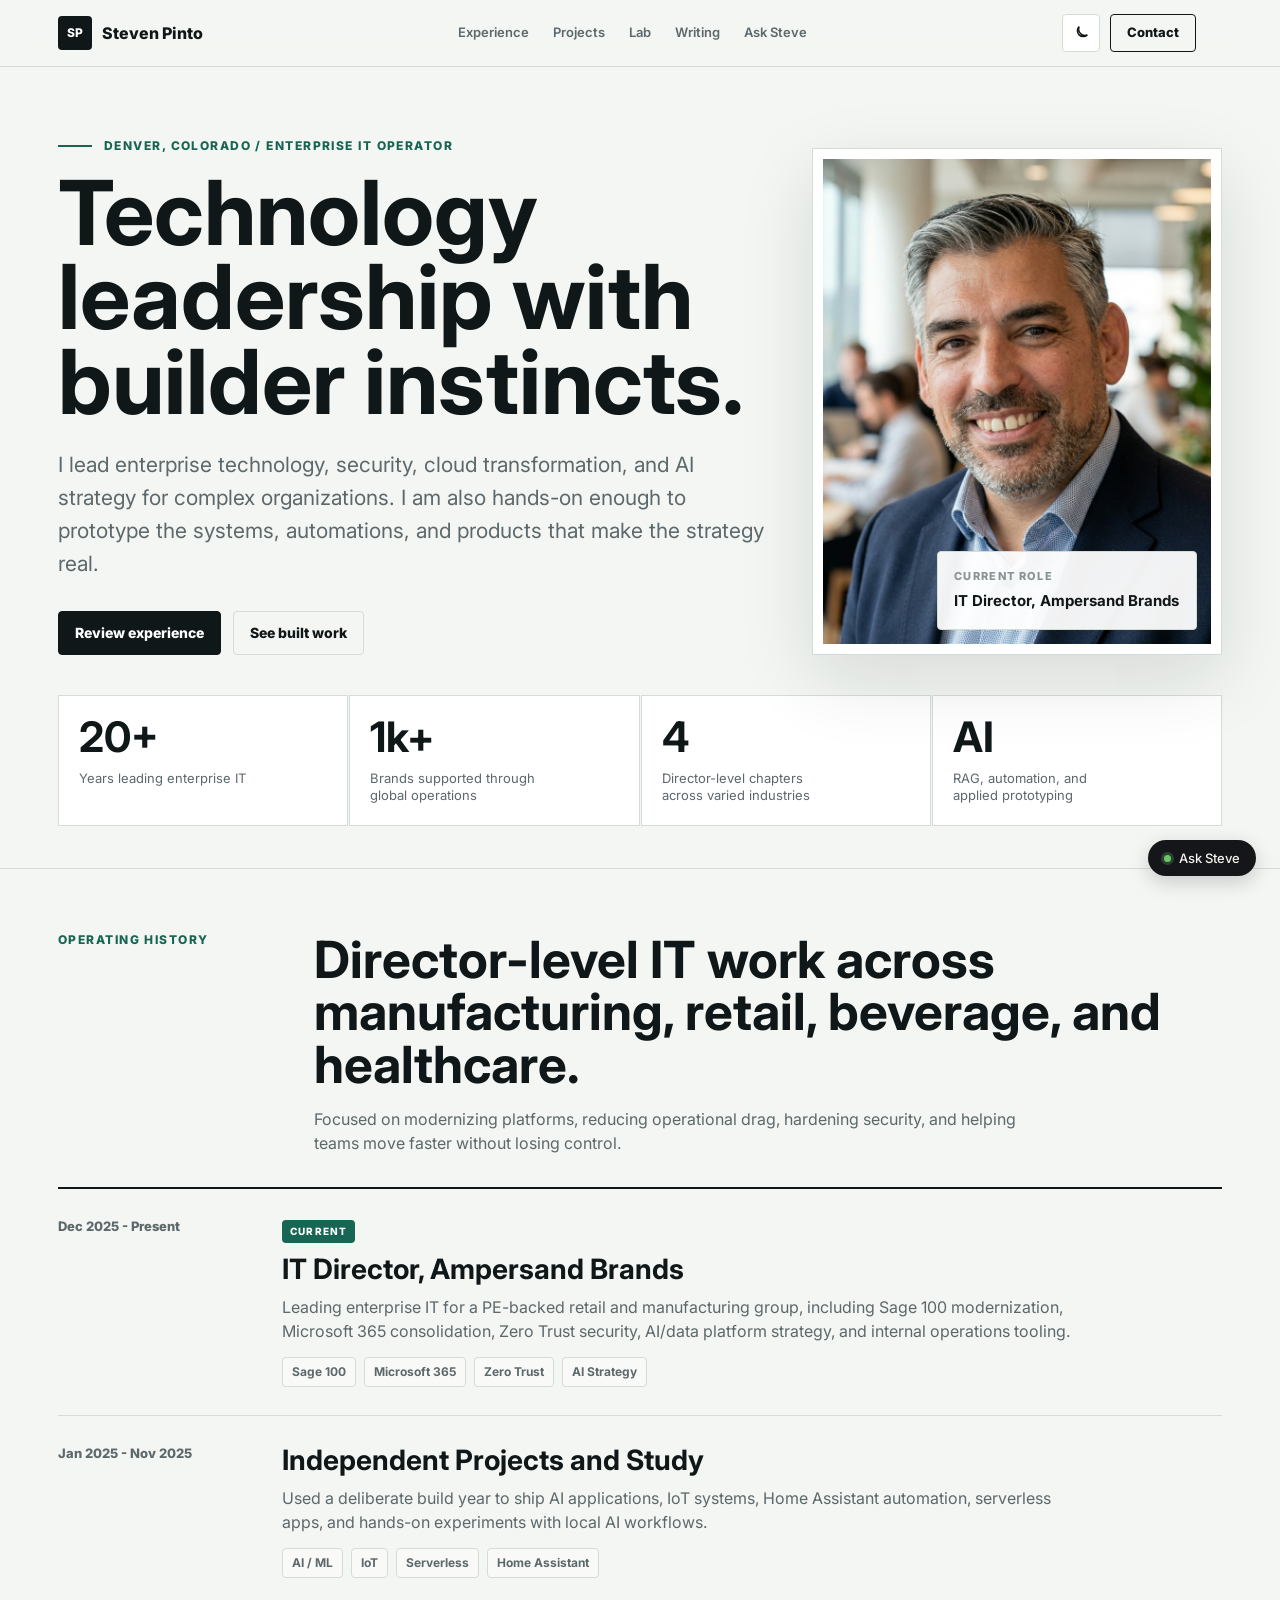
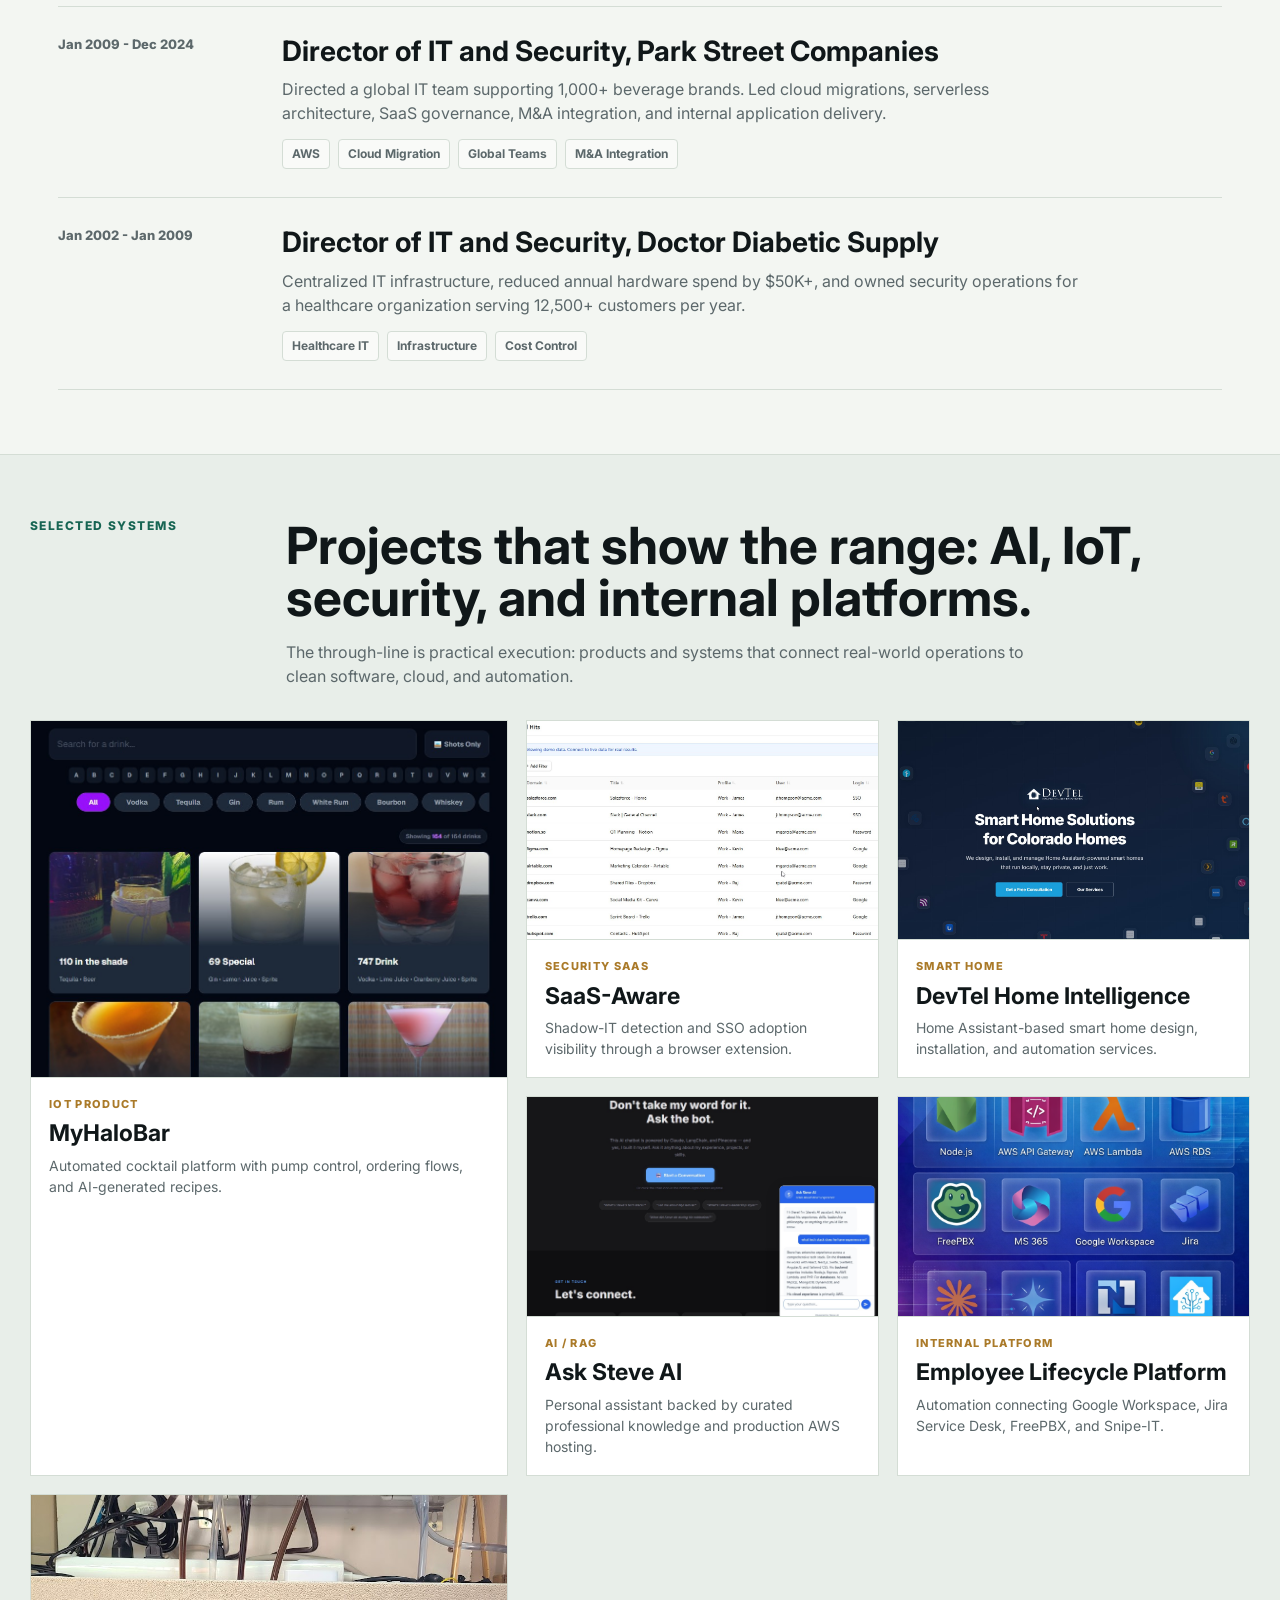
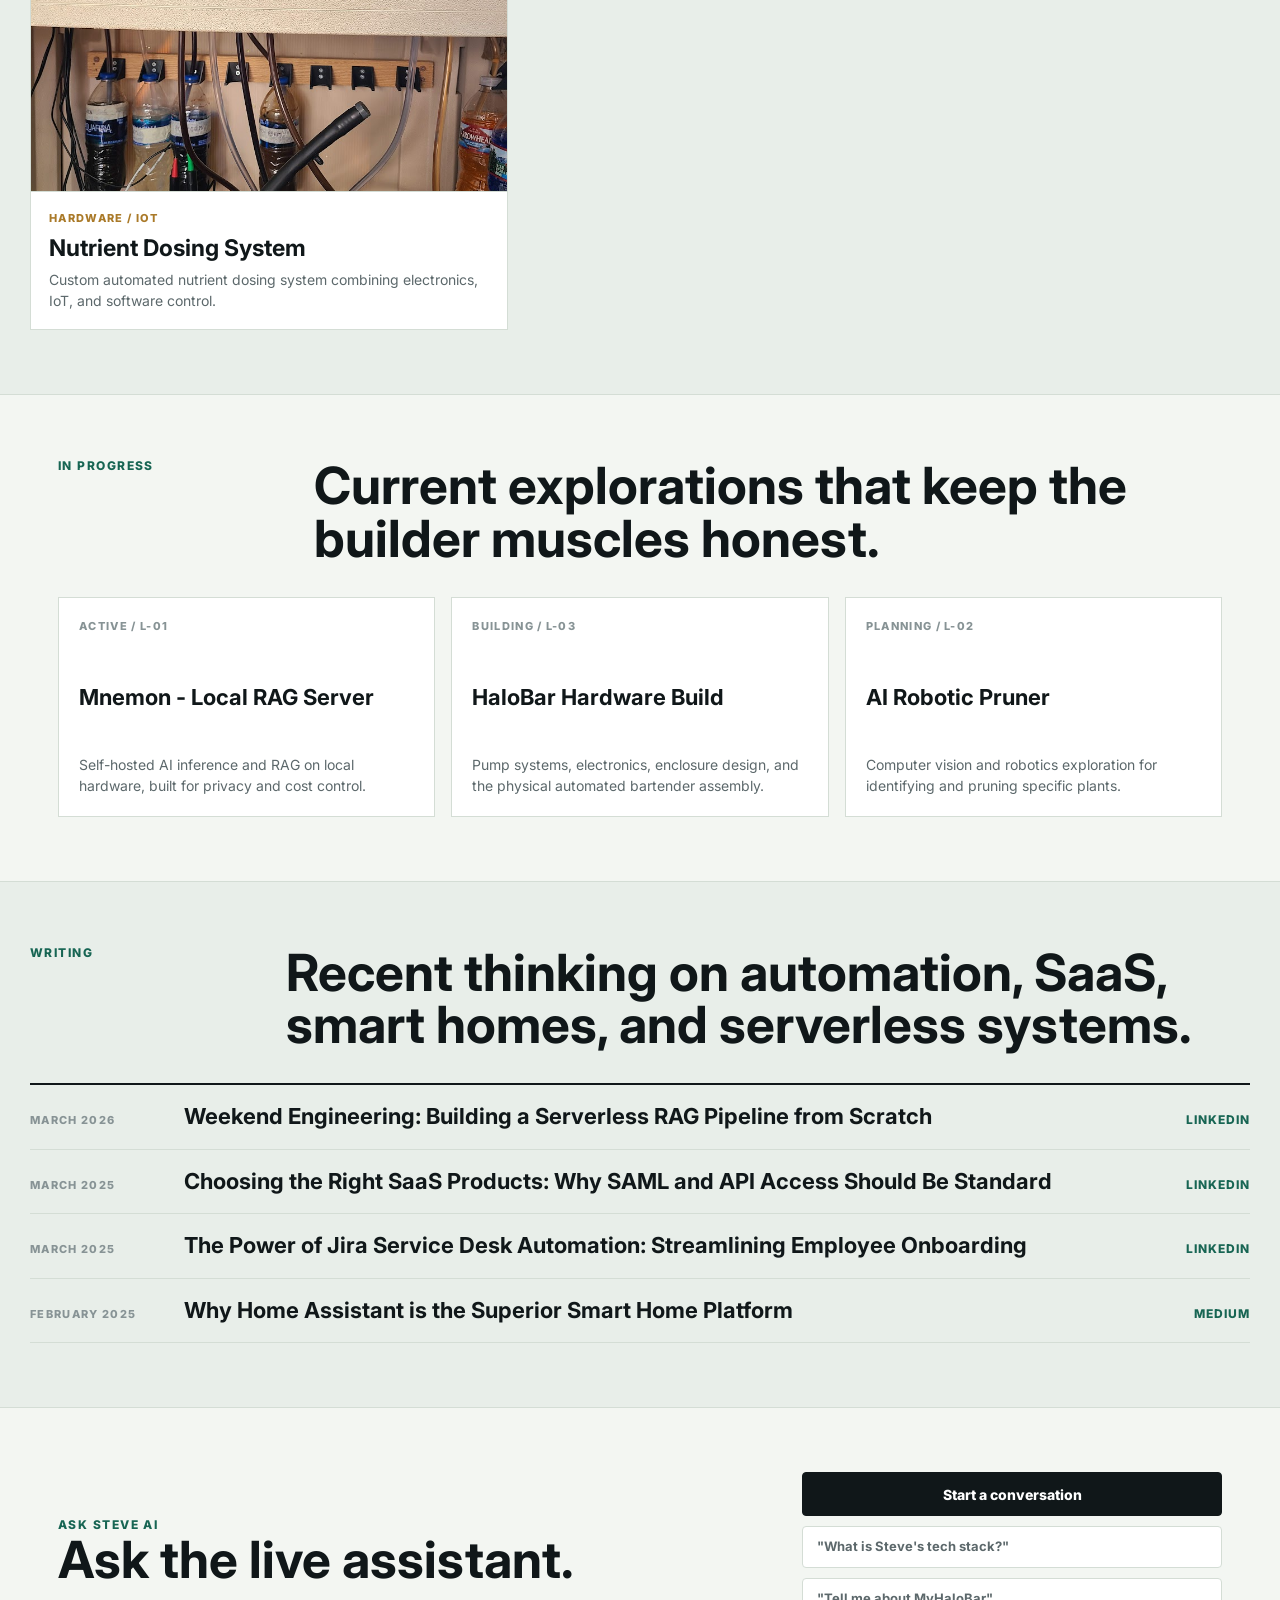
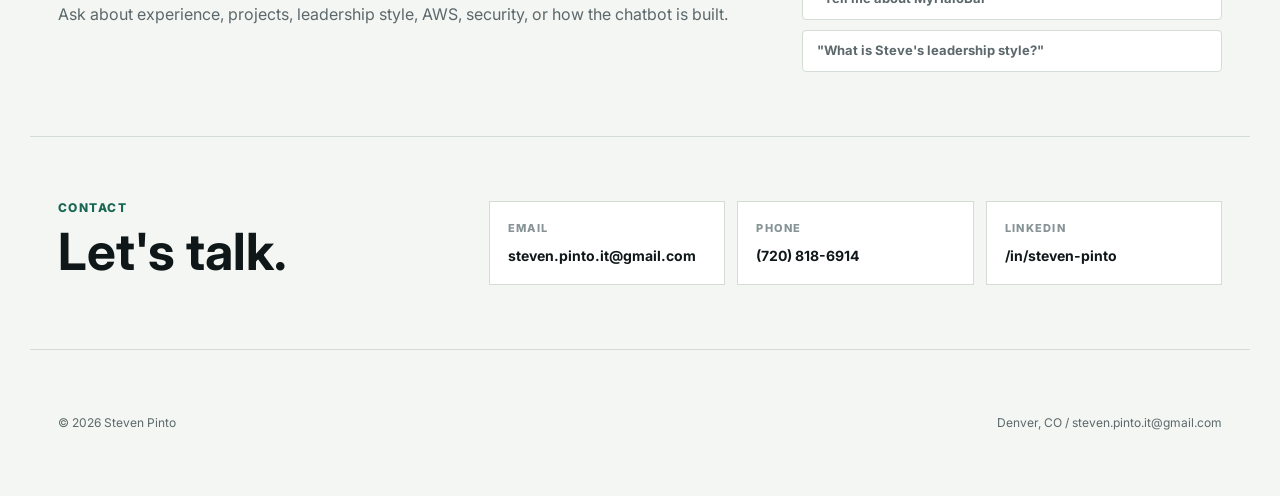
<file: index.html>
<!DOCTYPE html>
<html lang="en">
<head>
  <meta charset="UTF-8">
  <meta name="viewport" content="width=device-width, initial-scale=1.0">
  <title>Steven Pinto - IT Director</title>
  <meta name="description" content="Steven Pinto is an IT Director with 20+ years leading enterprise technology, cloud, security, AI, and digital transformation.">
  <link rel="icon" type="image/x-icon" href="/favicon.ico">
  <link rel="canonical" href="https://stevenpinto.com/">

  <meta property="og:type" content="website">
  <meta property="og:url" content="https://stevenpinto.com/">
  <meta property="og:title" content="Steven Pinto - IT Director">
  <meta property="og:description" content="Technology leadership with builder instincts. Enterprise IT, security, cloud, AI, and digital transformation.">
  <meta property="og:image" content="https://stevenpinto.com/images/steve.jpg">
  <meta name="twitter:card" content="summary_large_image">
  <meta name="twitter:title" content="Steven Pinto - IT Director">
  <meta name="twitter:description" content="Technology leadership with builder instincts. Enterprise IT, security, cloud, AI, and digital transformation.">
  <meta name="twitter:image" content="https://stevenpinto.com/images/steve.jpg">

  <script type="application/ld+json">
  {
    "@context": "https://schema.org",
    "@type": "Person",
    "name": "Steven Pinto",
    "jobTitle": "IT Director",
    "url": "https://stevenpinto.com",
    "image": "https://stevenpinto.com/images/steve.jpg",
    "email": "steven.pinto.it@gmail.com",
    "telephone": "+17208186914",
    "sameAs": [
      "https://www.linkedin.com/in/steven-pinto-3714985",
      "https://x.com/StevenPinto11"
    ],
    "knowsAbout": ["Cloud Infrastructure", "Cybersecurity", "AI", "IoT", "Digital Transformation", "Enterprise IT"]
  }
  </script>

  <link rel="preconnect" href="https://fonts.googleapis.com">
  <link rel="preconnect" href="https://fonts.gstatic.com" crossorigin>
  <link href="https://fonts.googleapis.com/css2?family=Inter:wght@400;500;600;700;800&display=swap" rel="stylesheet">
  <link rel="stylesheet" href="css/executive.css">

  <script async src="https://www.googletagmanager.com/gtag/js?id=G-3H5ZRCRHN2"></script>
  <script>
    window.dataLayer = window.dataLayer || [];
    function gtag(){dataLayer.push(arguments);}
    gtag('js', new Date());
    gtag('config', 'G-3H5ZRCRHN2');
  </script>

  <script>
    (function(c,l,a,r,i,t,y){
      c[a]=c[a]||function(){(c[a].q=c[a].q||[]).push(arguments)};
      t=l.createElement(r);t.async=1;t.src="https://www.clarity.ms/tag/"+i;
      y=l.getElementsByTagName(r)[0];y.parentNode.insertBefore(t,y);
    })(window,document,"clarity","script","w2y8zv15h3");
  </script>
</head>
<body>
  <header class="site-header">
    <nav class="nav-shell" aria-label="Primary navigation">
      <a class="brand" href="#top" aria-label="Steven Pinto home">
        <span class="brand-mark">SP</span>
        <span>Steven Pinto</span>
      </a>
      <button class="nav-toggle" id="navToggle" aria-label="Open menu" aria-expanded="false">
        <span></span>
        <span></span>
        <span></span>
      </button>
      <div class="nav-links" id="navLinks">
        <a href="#experience">Experience</a>
        <a href="#projects">Projects</a>
        <a href="#lab">Lab</a>
        <a href="#writing">Writing</a>
        <a href="#asksteve">Ask Steve</a>
      </div>
      <div class="nav-actions">
        <button class="theme-toggle" id="themeToggle" type="button" aria-label="Switch theme">
          <svg class="icon-sun" aria-hidden="true" viewBox="0 0 24 24" fill="none" stroke="currentColor" stroke-width="2"><circle cx="12" cy="12" r="4"/><path d="M12 2v2M12 20v2M4.93 4.93l1.41 1.41M17.66 17.66l1.41 1.41M2 12h2M20 12h2M4.93 19.07l1.41-1.41M17.66 6.34l1.41-1.41"/></svg>
          <svg class="icon-moon" aria-hidden="true" viewBox="0 0 24 24" fill="none" stroke="currentColor" stroke-width="2"><path d="M20.5 14.5A8.5 8.5 0 0 1 9.5 3.5a7 7 0 1 0 11 11z"/></svg>
          <span class="theme-toggle-label visually-hidden">Dark mode</span>
        </button>
        <a class="nav-action" href="mailto:steven.pinto.it@gmail.com">Contact</a>
      </div>
    </nav>
  </header>

  <main id="top">
    <section class="hero">
      <div class="hero-grid">
        <div class="hero-copy">
          <p class="eyebrow">Denver, Colorado / Enterprise IT Operator</p>
          <h1>Technology leadership with builder instincts.</h1>
          <p class="hero-lede">
            I lead enterprise technology, security, cloud transformation, and AI strategy for complex organizations.
            I am also hands-on enough to prototype the systems, automations, and products that make the strategy real.
          </p>
          <div class="hero-actions">
            <a class="button button-primary" href="#experience">Review experience</a>
            <a class="button button-secondary" href="#projects">See built work</a>
          </div>
        </div>
        <aside class="hero-panel" aria-label="Steven Pinto profile">
          <img src="images/steve.jpg" alt="Steven Pinto">
          <div class="profile-card">
            <span>Current Role</span>
            <strong>IT Director, Ampersand Brands</strong>
          </div>
        </aside>
      </div>
      <div class="metric-strip" aria-label="Career highlights">
        <div class="metric"><strong>20+</strong><span>Years leading enterprise IT</span></div>
        <div class="metric"><strong>1k+</strong><span>Brands supported through global operations</span></div>
        <div class="metric"><strong>4</strong><span>Director-level chapters across varied industries</span></div>
        <div class="metric"><strong>AI</strong><span>RAG, automation, and applied prototyping</span></div>
      </div>
    </section>

    <section class="section" id="experience">
      <div class="section-head">
        <p class="section-label">Operating History</p>
        <div>
          <h2>Director-level IT work across manufacturing, retail, beverage, and healthcare.</h2>
          <p>Focused on modernizing platforms, reducing operational drag, hardening security, and helping teams move faster without losing control.</p>
        </div>
      </div>
      <div class="timeline">
        <article class="timeline-row">
          <time>Dec 2025 - Present</time>
          <div>
            <span class="status">Current</span>
            <h3>IT Director, Ampersand Brands</h3>
            <p>Leading enterprise IT for a PE-backed retail and manufacturing group, including Sage 100 modernization, Microsoft 365 consolidation, Zero Trust security, AI/data platform strategy, and internal operations tooling.</p>
            <div class="tags"><span>Sage 100</span><span>Microsoft 365</span><span>Zero Trust</span><span>AI Strategy</span></div>
          </div>
        </article>
        <article class="timeline-row">
          <time>Jan 2025 - Nov 2025</time>
          <div>
            <h3>Independent Projects and Study</h3>
            <p>Used a deliberate build year to ship AI applications, IoT systems, Home Assistant automation, serverless apps, and hands-on experiments with local AI workflows.</p>
            <div class="tags"><span>AI / ML</span><span>IoT</span><span>Serverless</span><span>Home Assistant</span></div>
          </div>
        </article>
        <article class="timeline-row">
          <time>Jan 2009 - Dec 2024</time>
          <div>
            <h3>Director of IT and Security, Park Street Companies</h3>
            <p>Directed a global IT team supporting 1,000+ beverage brands. Led cloud migrations, serverless architecture, SaaS governance, M&amp;A integration, and internal application delivery.</p>
            <div class="tags"><span>AWS</span><span>Cloud Migration</span><span>Global Teams</span><span>M&amp;A Integration</span></div>
          </div>
        </article>
        <article class="timeline-row">
          <time>Jan 2002 - Jan 2009</time>
          <div>
            <h3>Director of IT and Security, Doctor Diabetic Supply</h3>
            <p>Centralized IT infrastructure, reduced annual hardware spend by $50K+, and owned security operations for a healthcare organization serving 12,500+ customers per year.</p>
            <div class="tags"><span>Healthcare IT</span><span>Infrastructure</span><span>Cost Control</span></div>
          </div>
        </article>
      </div>
    </section>

    <section class="section section-alt" id="projects">
      <div class="section-head">
        <p class="section-label">Selected Systems</p>
        <div>
          <h2>Projects that show the range: AI, IoT, security, and internal platforms.</h2>
          <p>The through-line is practical execution: products and systems that connect real-world operations to clean software, cloud, and automation.</p>
        </div>
      </div>
      <div class="project-grid">
        <a class="project-card project-featured" href="https://myhalobar.com" target="_blank" rel="noopener">
          <img src="images/myhalobar.jpg" alt="MyHaloBar">
          <div><span>IoT Product</span><h3>MyHaloBar</h3><p>Automated cocktail platform with pump control, ordering flows, and AI-generated recipes.</p></div>
        </a>
        <a class="project-card" href="https://saas-aware.com/" target="_blank" rel="noopener">
          <img src="images/saas-aware.jpg" alt="SaaS-Aware">
          <div><span>Security SaaS</span><h3>SaaS-Aware</h3><p>Shadow-IT detection and SSO adoption visibility through a browser extension.</p></div>
        </a>
        <a class="project-card" href="https://www.devtel.com" target="_blank" rel="noopener">
          <img src="images/devtel.jpg" alt="DevTel Home Intelligence">
          <div><span>Smart Home</span><h3>DevTel Home Intelligence</h3><p>Home Assistant-based smart home design, installation, and automation services.</p></div>
        </a>
        <a class="project-card" href="#asksteve">
          <img src="images/asksteve.jpg" alt="Ask Steve AI">
          <div><span>AI / RAG</span><h3>Ask Steve AI</h3><p>Personal assistant backed by curated professional knowledge and production AWS hosting.</p></div>
        </a>
        <article class="project-card">
          <img src="images/integrations.jpg" alt="Employee Lifecycle Platform">
          <div><span>Internal Platform</span><h3>Employee Lifecycle Platform</h3><p>Automation connecting Google Workspace, Jira Service Desk, FreePBX, and Snipe-IT.</p></div>
        </article>
        <a class="project-card" href="https://photos.app.goo.gl/VBtYuYaXAKWdeMQP6" target="_blank" rel="noopener">
          <img src="images/nutrient-dosing.jpg" alt="Nutrient Dosing System">
          <div><span>Hardware / IoT</span><h3>Nutrient Dosing System</h3><p>Custom automated nutrient dosing system combining electronics, IoT, and software control.</p></div>
        </a>
      </div>
    </section>

    <section class="section" id="lab">
      <div class="section-head">
        <p class="section-label">In Progress</p>
        <div><h2>Current explorations that keep the builder muscles honest.</h2></div>
      </div>
      <div class="lab-grid">
        <a class="lab-item" href="lab/knowledge-base/index.html"><span>Active / L-01</span><h3>Mnemon - Local RAG Server</h3><p>Self-hosted AI inference and RAG on local hardware, built for privacy and cost control.</p></a>
        <a class="lab-item" href="lab/halobar-hardware/index.html"><span>Building / L-03</span><h3>HaloBar Hardware Build</h3><p>Pump systems, electronics, enclosure design, and the physical automated bartender assembly.</p></a>
        <a class="lab-item" href="lab/robotic-pruner/index.html"><span>Planning / L-02</span><h3>AI Robotic Pruner</h3><p>Computer vision and robotics exploration for identifying and pruning specific plants.</p></a>
      </div>
    </section>

    <section class="section section-alt" id="writing">
      <div class="section-head">
        <p class="section-label">Writing</p>
        <div><h2>Recent thinking on automation, SaaS, smart homes, and serverless systems.</h2></div>
      </div>
      <div class="writing-list">
        <a href="https://www.linkedin.com/pulse/weekend-engineering-building-serverless-rag-pipeline-from-pinto-0jtsc" target="_blank" rel="noopener"><span>March 2026</span><strong>Weekend Engineering: Building a Serverless RAG Pipeline from Scratch</strong><em>LinkedIn</em></a>
        <a href="https://www.linkedin.com/pulse/choosing-right-saas-products-why-saml-api-access-should-steven-pinto-qby1c/" target="_blank" rel="noopener"><span>March 2025</span><strong>Choosing the Right SaaS Products: Why SAML and API Access Should Be Standard</strong><em>LinkedIn</em></a>
        <a href="https://www.linkedin.com/pulse/power-jira-service-desk-automation-streamlining-employee-steven-pinto-ityzc" target="_blank" rel="noopener"><span>March 2025</span><strong>The Power of Jira Service Desk Automation: Streamlining Employee Onboarding</strong><em>LinkedIn</em></a>
        <a href="https://medium.com/@steven.pinto/why-home-assistant-is-the-superior-smart-home-platform-0eea779797b2" target="_blank" rel="noopener"><span>February 2025</span><strong>Why Home Assistant is the Superior Smart Home Platform</strong><em>Medium</em></a>
      </div>
    </section>

    <section class="ask-section" id="asksteve">
      <div>
        <p class="section-label">Ask Steve AI</p>
        <h2>Ask the live assistant.</h2>
        <p>Ask about experience, projects, leadership style, AWS, security, or how the chatbot is built.</p>
      </div>
      <div class="ask-actions">
        <button class="button button-primary" id="openChatbot">Start a conversation</button>
        <button class="prompt-chip" data-open-chat>"What is Steve's tech stack?"</button>
        <button class="prompt-chip" data-open-chat>"Tell me about MyHaloBar"</button>
        <button class="prompt-chip" data-open-chat>"What is Steve's leadership style?"</button>
      </div>
    </section>

    <section class="contact-section" id="contact">
      <div><p class="section-label">Contact</p><h2>Let's talk.</h2></div>
      <div class="contact-grid">
        <a href="mailto:steven.pinto.it@gmail.com"><span>Email</span><strong>steven.pinto.it@gmail.com</strong></a>
        <a href="tel:+17208186914"><span>Phone</span><strong>(720) 818-6914</strong></a>
        <a href="https://www.linkedin.com/in/steven-pinto-3714985" target="_blank" rel="noopener"><span>LinkedIn</span><strong>/in/steven-pinto</strong></a>
      </div>
    </section>
  </main>

  <footer class="footer">
    <span>&copy; 2026 Steven Pinto</span>
    <span>Denver, CO / steven.pinto.it@gmail.com</span>
  </footer>

  <script src="js/steve-ai-widget.js?v=20260808-2"></script>
  <steve-ai-widget id="ask" mode="public" api-url="https://aqjiq7s2t8.execute-api.us-east-1.amazonaws.com"></steve-ai-widget>
  <script src="js/executive.js"></script>
</body>
</html>
</file>
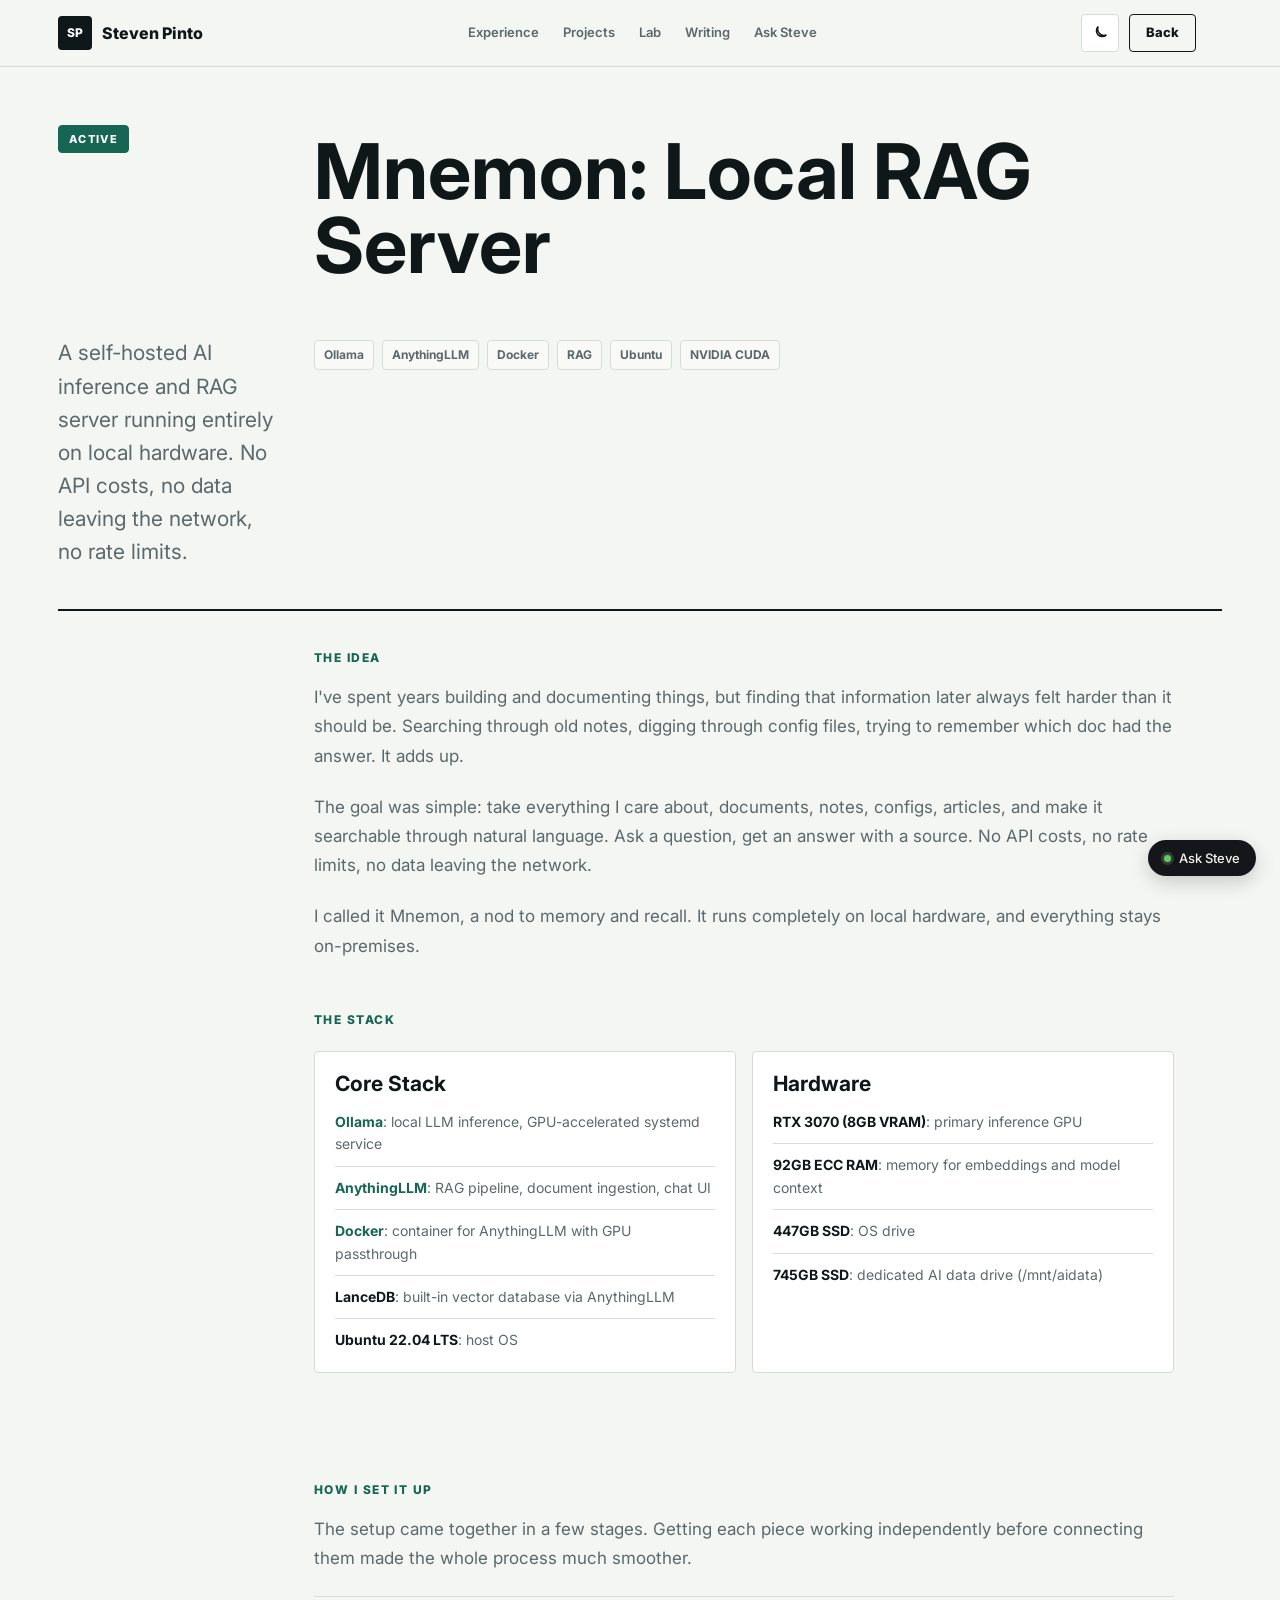
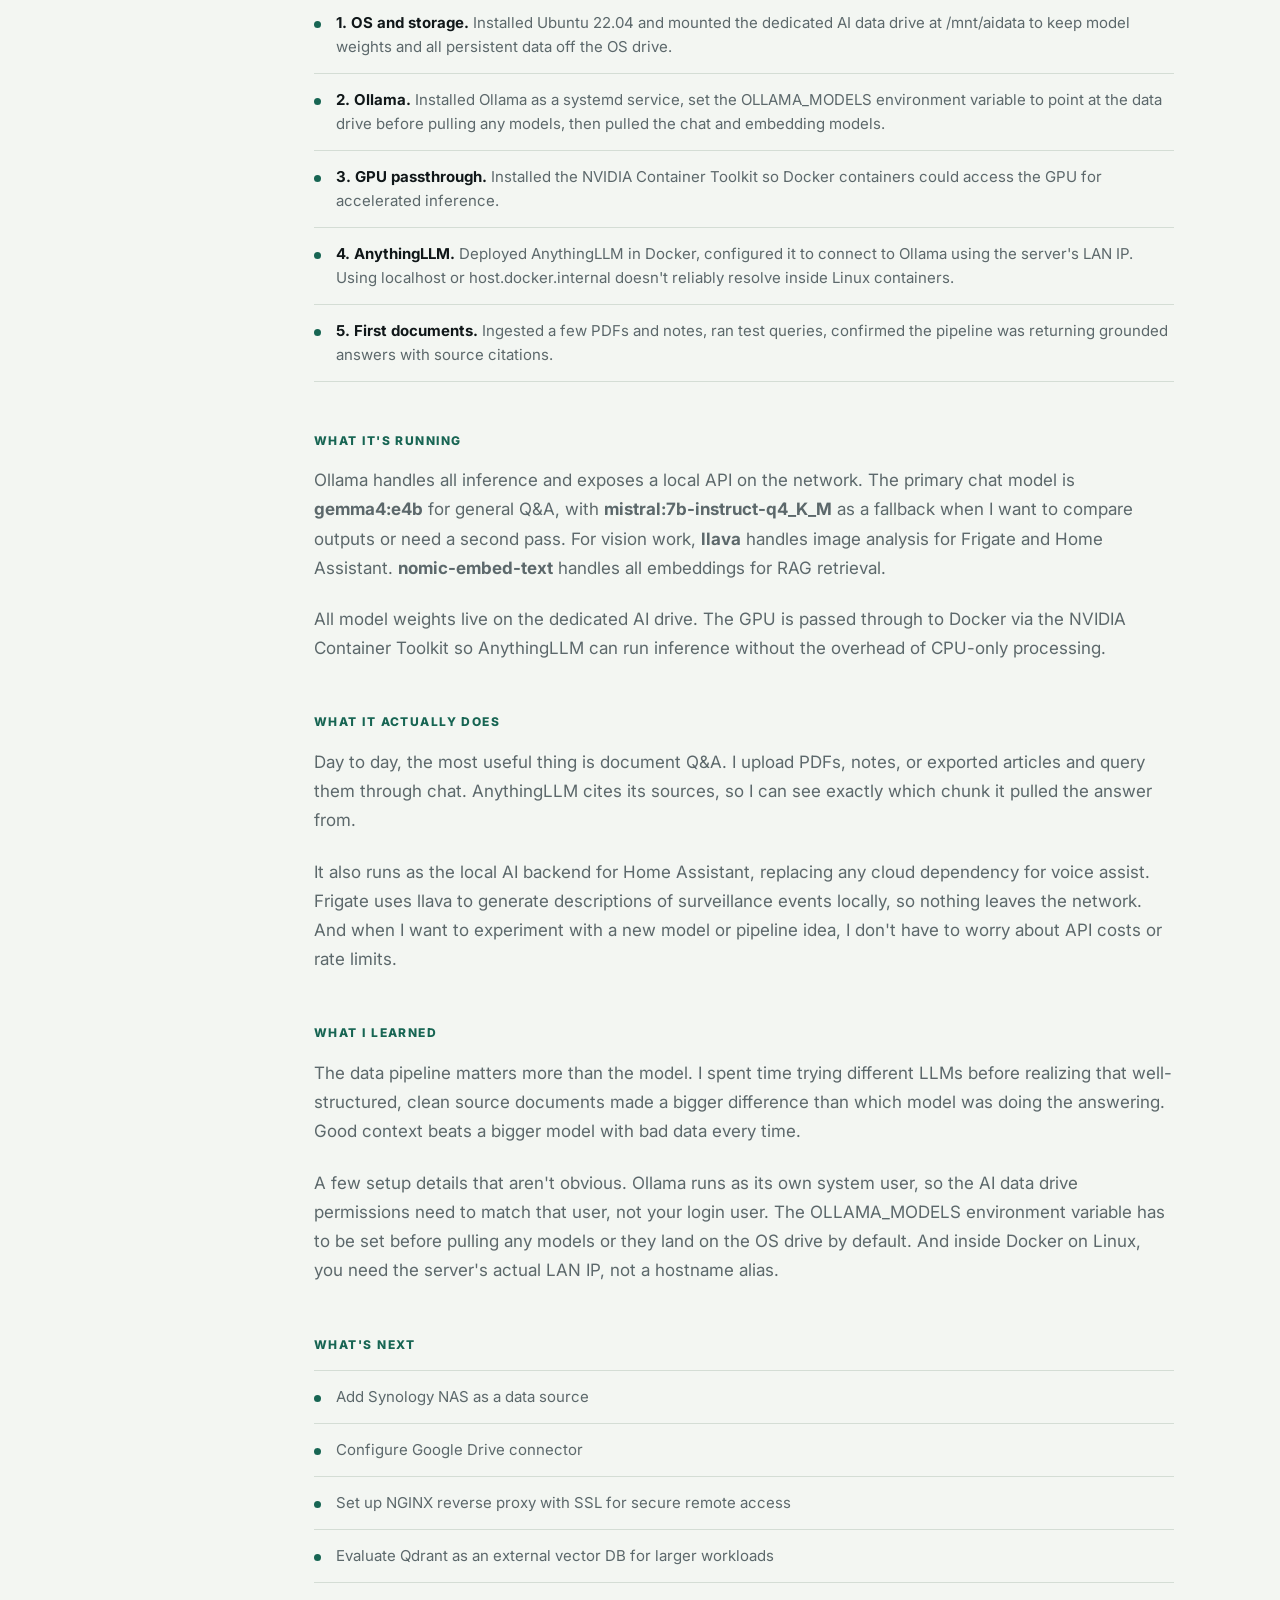
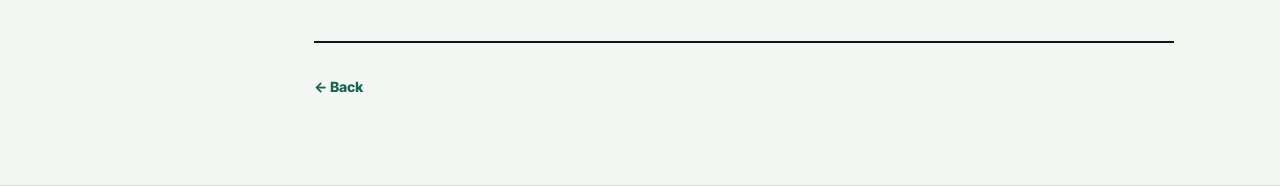
<file: lab/knowledge-base/index.html>
<!DOCTYPE html>
<html lang="en">
<head>
  <meta charset="UTF-8">
  <meta name="viewport" content="width=device-width, initial-scale=1.0">
  <title>Mnemon: Local RAG Server | Steven Pinto</title>
  <meta name="description" content="How I built Mnemon, a self-hosted AI inference and RAG server using Ollama, AnythingLLM, and an RTX 3070. Fully local, no API costs, complete data privacy.">
  <link rel="icon" type="image/x-icon" href="/favicon.ico">
  <link rel="canonical" href="https://stevenpinto.com/lab/knowledge-base/">

  <!-- Open Graph -->
  <meta property="og:type" content="article">
  <meta property="og:url" content="https://stevenpinto.com/lab/knowledge-base/">
  <meta property="og:title" content="Mnemon: Local RAG Server | Steven Pinto">
  <meta property="og:description" content="How I built Mnemon, a self-hosted AI inference and RAG server using Ollama, AnythingLLM, and an RTX 3070. Fully local, no API costs, complete data privacy.">
  <meta property="og:image" content="https://stevenpinto.com/images/steve.jpg">
  <meta name="twitter:card" content="summary_large_image">
  <meta name="twitter:title" content="Mnemon: Local RAG Server | Steven Pinto">
  <meta name="twitter:description" content="How I built Mnemon, a self-hosted AI inference and RAG server using Ollama, AnythingLLM, and an RTX 3070. Fully local, no API costs, complete data privacy.">
  <meta name="twitter:image" content="https://stevenpinto.com/images/steve.jpg">

  <link rel="stylesheet" href="../../css/executive.css">
  <link rel="stylesheet" href="../../css/lab-article.css">
  <link rel="preconnect" href="https://fonts.googleapis.com">
  <link rel="preconnect" href="https://fonts.gstatic.com" crossorigin>
  <link href="https://fonts.googleapis.com/css2?family=Inter:wght@300;400;500;600;700;800;900&family=JetBrains+Mono:wght@400;500&display=swap" rel="stylesheet">

  <!-- Google Analytics 4 -->
  <script async src="https://www.googletagmanager.com/gtag/js?id=G-3H5ZRCRHN2"></script>
  <script>
    window.dataLayer = window.dataLayer || [];
    function gtag(){dataLayer.push(arguments);}
    gtag('js', new Date());
    gtag('config', 'G-3H5ZRCRHN2');
  </script>

  <!-- Microsoft Clarity -->
  <script>
    (function(c,l,a,r,i,t,y){
      c[a]=c[a]||function(){(c[a].q=c[a].q||[]).push(arguments)};
      t=l.createElement(r);t.async=1;t.src="https://www.clarity.ms/tag/"+i;
      y=l.getElementsByTagName(r)[0];y.parentNode.insertBefore(t,y);
    })(window,document,"clarity","script","w2y8zv15h3");
  </script>
</head>
<body>

  <header class="site-header">
    <nav class="nav-shell" aria-label="Primary navigation">
      <a class="brand" href="../../" aria-label="Steven Pinto home">
        <span class="brand-mark">SP</span>
        <span>Steven Pinto</span>
      </a>
      <button class="nav-toggle" id="navToggle" aria-label="Open menu" aria-expanded="false">
        <span></span>
        <span></span>
        <span></span>
      </button>
      <div class="nav-links" id="navLinks">
        <a href="../../#experience">Experience</a>
        <a href="../../#projects">Projects</a>
        <a href="../../#lab">Lab</a>
        <a href="../../#writing">Writing</a>
        <a href="../../#asksteve">Ask Steve</a>
      </div>
      <div class="nav-actions">
        <button class="theme-toggle" id="themeToggle" type="button" aria-label="Switch theme">
          <svg class="icon-sun" aria-hidden="true" viewBox="0 0 24 24" fill="none" stroke="currentColor" stroke-width="2"><circle cx="12" cy="12" r="4"/><path d="M12 2v2M12 20v2M4.93 4.93l1.41 1.41M17.66 17.66l1.41 1.41M2 12h2M20 12h2M4.93 19.07l1.41-1.41M17.66 6.34l1.41-1.41"/></svg>
          <svg class="icon-moon" aria-hidden="true" viewBox="0 0 24 24" fill="none" stroke="currentColor" stroke-width="2"><path d="M20.5 14.5A8.5 8.5 0 0 1 9.5 3.5a7 7 0 1 0 11 11z"/></svg>
          <span class="theme-toggle-label visually-hidden">Dark mode</span>
        </button>
        <a class="nav-action" href="../../#lab">Back</a>
      </div>
    </nav>
  </header>

  <article class="lab-article">
    <div class="container">
      <div class="lab-article-header">
        <span class="lab-status lab-status-active">Active</span>
        <h1>Mnemon: Local RAG Server</h1>
        <p class="lab-article-subtitle">A self-hosted AI inference and RAG server running entirely on local hardware. No API costs, no data leaving the network, no rate limits.</p>
        <div class="project-tech">
          <span>Ollama</span><span>AnythingLLM</span><span>Docker</span><span>RAG</span><span>Ubuntu</span><span>NVIDIA CUDA</span>
        </div>
      </div>

      <div class="lab-article-body">

        <h2>The Idea</h2>
        <p>
I've spent years building and documenting things, but finding that information later always felt harder than it should be. Searching through old notes, digging through config files, trying to remember which doc had the answer. It adds up.
        </p>

        <p>
The goal was simple: take everything I care about, documents, notes, configs, articles, and make it searchable through natural language. Ask a question, get an answer with a source. No API costs, no rate limits, no data leaving the network.
        </p>

        <p>
I called it Mnemon, a nod to memory and recall. It runs completely on local hardware, and everything stays on-premises.
        </p>

        <h2>The Stack</h2>
        <div class="lab-spec-grid">
          <div class="lab-spec-card">
            <h3>Core Stack</h3>
            <ul>
              <li><strong><a href="https://ollama.com" target="_blank" rel="noopener">Ollama</a></strong>: local LLM inference, GPU-accelerated systemd service</li>
              <li><strong><a href="https://anythingllm.com" target="_blank" rel="noopener">AnythingLLM</a></strong>: RAG pipeline, document ingestion, chat UI</li>
              <li><strong><a href="https://www.docker.com" target="_blank" rel="noopener">Docker</a></strong>: container for AnythingLLM with GPU passthrough</li>
              <li><strong>LanceDB</strong>: built-in vector database via AnythingLLM</li>
              <li><strong>Ubuntu 22.04 LTS</strong>: host OS</li>
            </ul>
          </div>
          <div class="lab-spec-card">
            <h3>Hardware</h3>
            <ul>
              <li><strong>RTX 3070 (8GB VRAM)</strong>: primary inference GPU</li>
              <li><strong>92GB ECC RAM</strong>: memory for embeddings and model context</li>
              <li><strong>447GB SSD</strong>: OS drive</li>
              <li><strong>745GB SSD</strong>: dedicated AI data drive (/mnt/aidata)</li>
            </ul>
          </div>
        </div>
        <BR>

        <h2>How I Set It Up</h2>
        <p>
The setup came together in a few stages. Getting each piece working independently before connecting them made the whole process much smoother.
        </p>
        <ul>
          <li><strong>1. OS and storage.</strong> Installed Ubuntu 22.04 and mounted the dedicated AI data drive at /mnt/aidata to keep model weights and all persistent data off the OS drive.</li>
          <li><strong>2. Ollama.</strong> Installed Ollama as a systemd service, set the OLLAMA_MODELS environment variable to point at the data drive before pulling any models, then pulled the chat and embedding models.</li>
          <li><strong>3. GPU passthrough.</strong> Installed the NVIDIA Container Toolkit so Docker containers could access the GPU for accelerated inference.</li>
          <li><strong>4. AnythingLLM.</strong> Deployed AnythingLLM in Docker, configured it to connect to Ollama using the server's LAN IP. Using localhost or host.docker.internal doesn't reliably resolve inside Linux containers.</li>
          <li><strong>5. First documents.</strong> Ingested a few PDFs and notes, ran test queries, confirmed the pipeline was returning grounded answers with source citations.</li>
        </ul>

        <h2>What It's Running</h2>
        <p>
Ollama handles all inference and exposes a local API on the network. The primary chat model is <strong>gemma4:e4b</strong> for general Q&A, with <strong>mistral:7b-instruct-q4_K_M</strong> as a fallback when I want to compare outputs or need a second pass. For vision work, <strong>llava</strong> handles image analysis for Frigate and Home Assistant. <strong>nomic-embed-text</strong> handles all embeddings for RAG retrieval.
        </p>

        <p>
All model weights live on the dedicated AI drive. The GPU is passed through to Docker via the NVIDIA Container Toolkit so AnythingLLM can run inference without the overhead of CPU-only processing.
        </p>

        <h2>What It Actually Does</h2>
        <p>
Day to day, the most useful thing is document Q&A. I upload PDFs, notes, or exported articles and query them through chat. AnythingLLM cites its sources, so I can see exactly which chunk it pulled the answer from.
        </p>

        <p>
It also runs as the local AI backend for Home Assistant, replacing any cloud dependency for voice assist. Frigate uses llava to generate descriptions of surveillance events locally, so nothing leaves the network. And when I want to experiment with a new model or pipeline idea, I don't have to worry about API costs or rate limits.
        </p>

        <h2>What I Learned</h2>
        <p>
The data pipeline matters more than the model. I spent time trying different LLMs before realizing that well-structured, clean source documents made a bigger difference than which model was doing the answering. Good context beats a bigger model with bad data every time.
        </p>

        <p>
A few setup details that aren't obvious. Ollama runs as its own system user, so the AI data drive permissions need to match that user, not your login user. The OLLAMA_MODELS environment variable has to be set before pulling any models or they land on the OS drive by default. And inside Docker on Linux, you need the server's actual LAN IP, not a hostname alias.
        </p>

        <h2>What's Next</h2>
        <ul>
          <li>Add Synology NAS as a data source</li>
          <li>Configure Google Drive connector</li>
          <li>Set up NGINX reverse proxy with SSL for secure remote access</li>
          <li>Evaluate Qdrant as an external vector DB for larger workloads</li>
        </ul>

        <div class="lab-article-footer">
          <a href="../../#lab">&larr; Back</a>
        </div>
      </div>
    </div>
  </article>

  <script src="../../js/steve-ai-widget.js?v=20260808-2"></script>
  <steve-ai-widget mode="public" api-url="https://aqjiq7s2t8.execute-api.us-east-1.amazonaws.com"></steve-ai-widget>

  <script src="../../js/executive.js"></script>
</body>
</html>
</file>
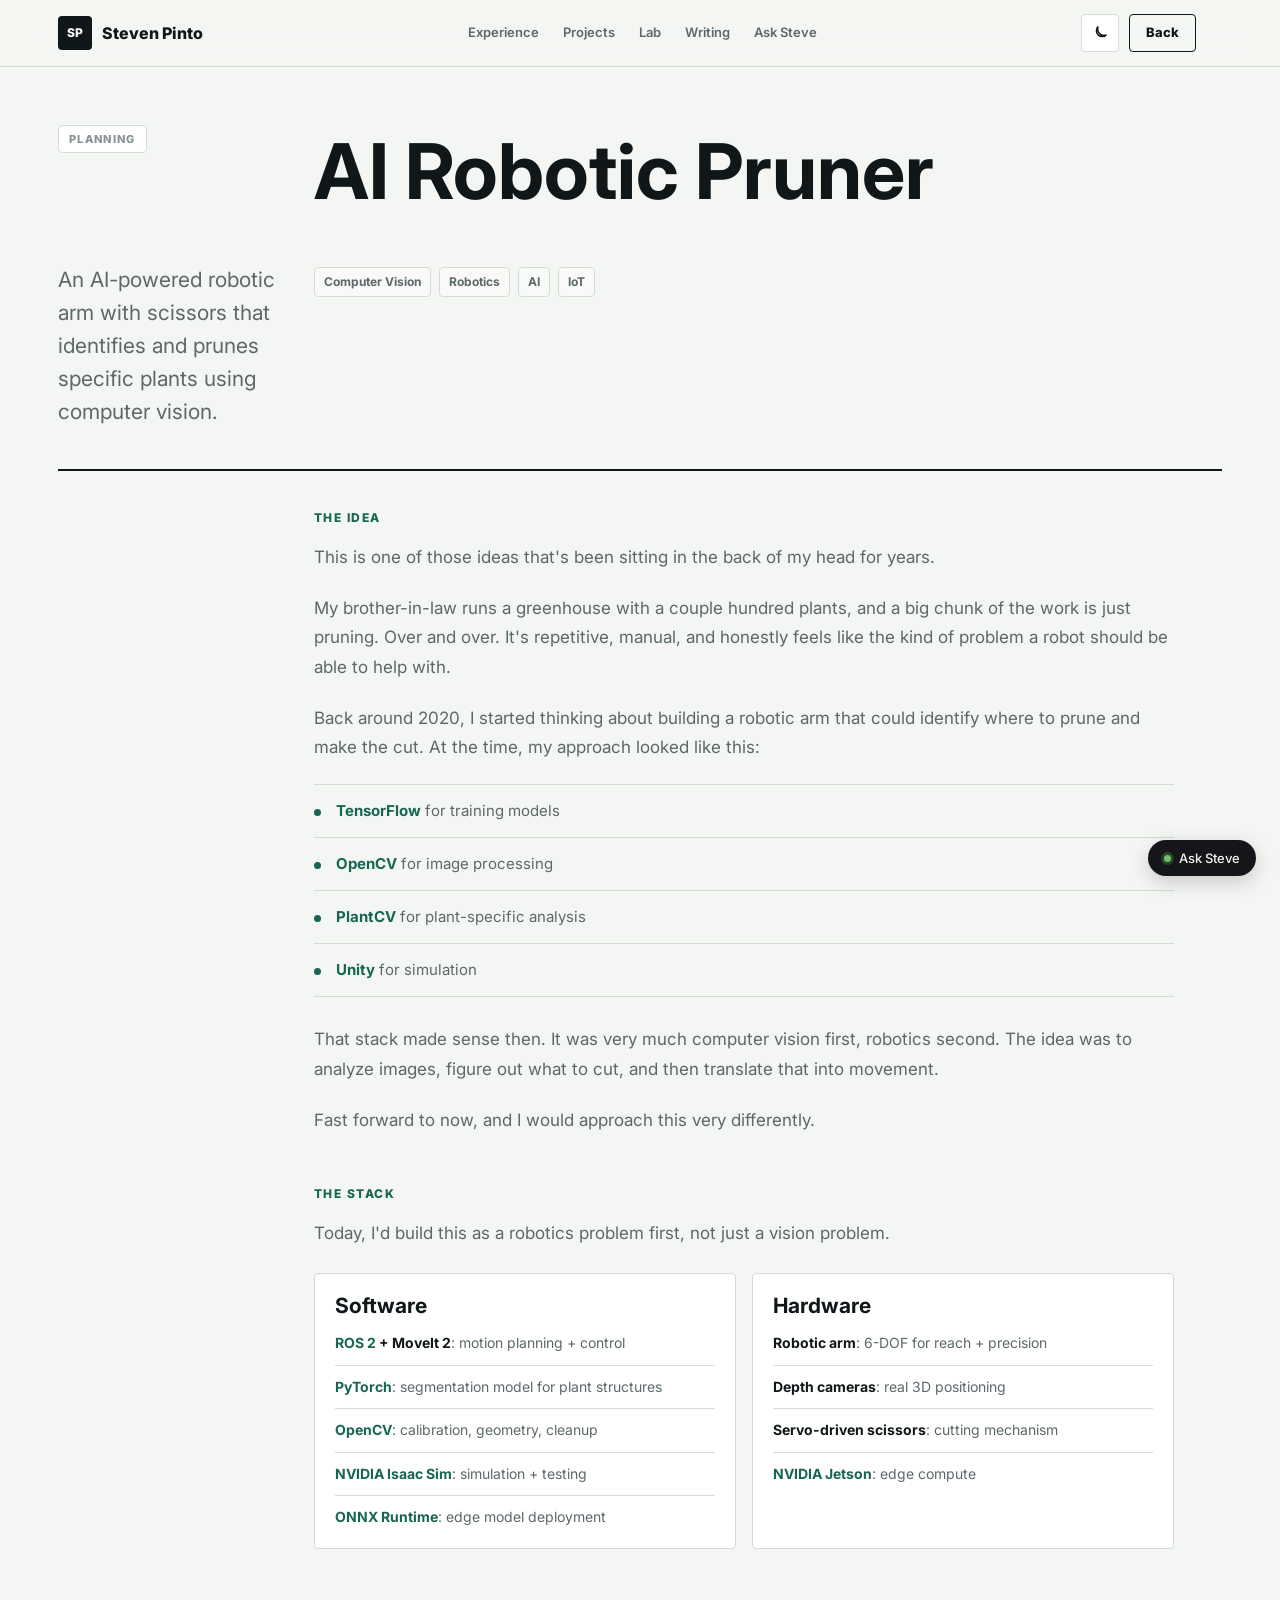
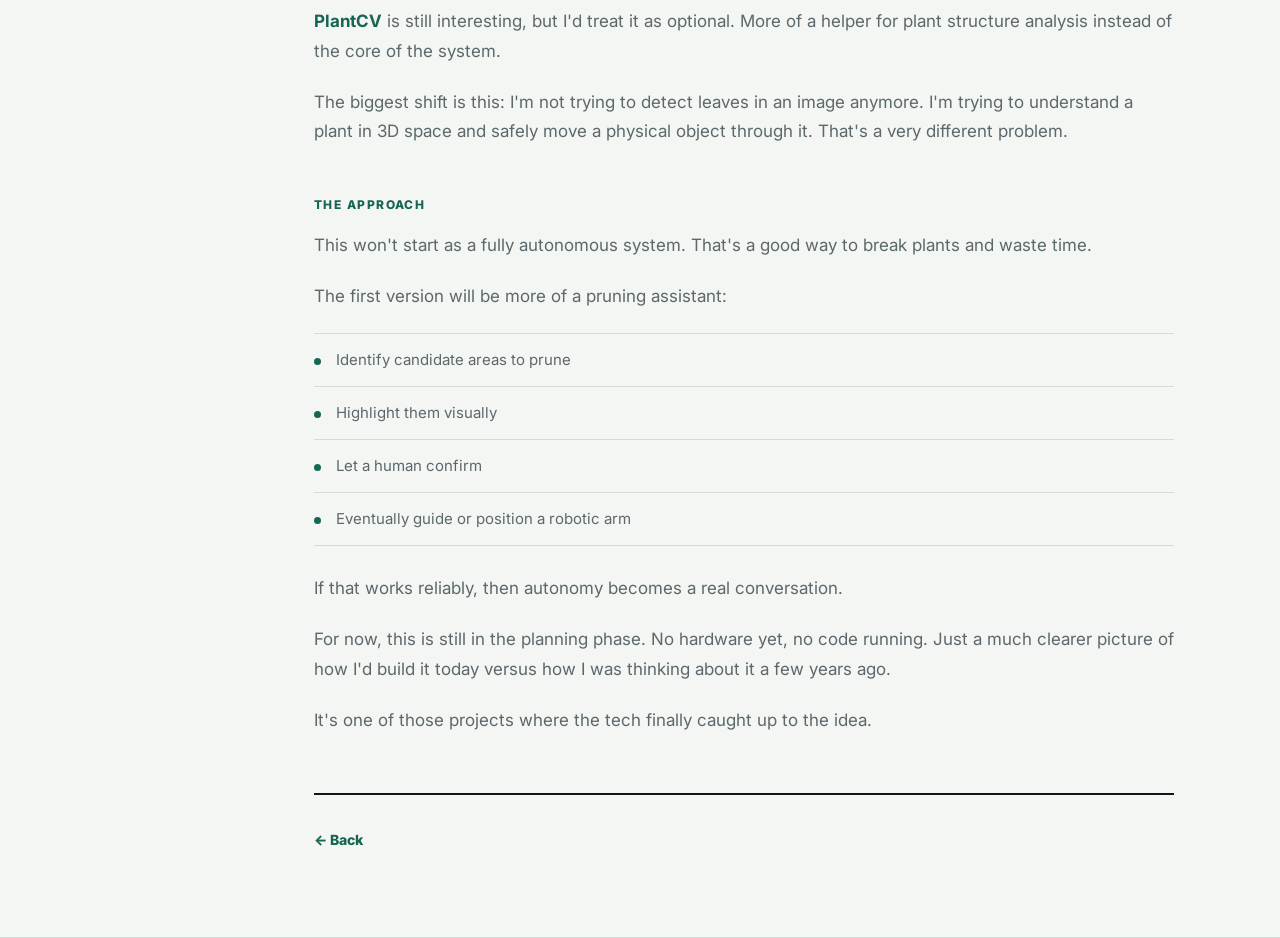
<file: lab/robotic-pruner/index.html>
<!DOCTYPE html>
<html lang="en">
<head>
  <meta charset="UTF-8">
  <meta name="viewport" content="width=device-width, initial-scale=1.0">
  <title>AI Robotic Pruner | Steven Pinto</title>
  <meta name="description" content="An AI-powered robotic arm with scissors that identifies and prunes specific plants using computer vision.">
  <link rel="icon" type="image/x-icon" href="/favicon.ico">
  <link rel="canonical" href="https://stevenpinto.com/lab/robotic-pruner/">

  <!-- Open Graph -->
  <meta property="og:type" content="article">
  <meta property="og:url" content="https://stevenpinto.com/lab/robotic-pruner/">
  <meta property="og:title" content="AI Robotic Pruner | Steven Pinto">
  <meta property="og:description" content="An AI-powered robotic arm with scissors that identifies and prunes specific plants using computer vision.">
  <meta property="og:image" content="https://stevenpinto.com/images/steve.jpg">
  <meta name="twitter:card" content="summary_large_image">
  <meta name="twitter:title" content="AI Robotic Pruner | Steven Pinto">
  <meta name="twitter:description" content="An AI-powered robotic arm with scissors that identifies and prunes specific plants using computer vision.">
  <meta name="twitter:image" content="https://stevenpinto.com/images/steve.jpg">

  <link rel="stylesheet" href="../../css/executive.css">
  <link rel="stylesheet" href="../../css/lab-article.css">
  <link rel="preconnect" href="https://fonts.googleapis.com">
  <link rel="preconnect" href="https://fonts.gstatic.com" crossorigin>
  <link href="https://fonts.googleapis.com/css2?family=Inter:wght@300;400;500;600;700;800;900&family=JetBrains+Mono:wght@400;500&display=swap" rel="stylesheet">

  <!-- Google Analytics 4 -->
  <script async src="https://www.googletagmanager.com/gtag/js?id=G-3H5ZRCRHN2"></script>
  <script>
    window.dataLayer = window.dataLayer || [];
    function gtag(){dataLayer.push(arguments);}
    gtag('js', new Date());
    gtag('config', 'G-3H5ZRCRHN2');
  </script>

  <!-- Microsoft Clarity -->
  <script>
    (function(c,l,a,r,i,t,y){
      c[a]=c[a]||function(){(c[a].q=c[a].q||[]).push(arguments)};
      t=l.createElement(r);t.async=1;t.src="https://www.clarity.ms/tag/"+i;
      y=l.getElementsByTagName(r)[0];y.parentNode.insertBefore(t,y);
    })(window,document,"clarity","script","w2y8zv15h3");
  </script>
</head>
<body>

  <header class="site-header">
    <nav class="nav-shell" aria-label="Primary navigation">
      <a class="brand" href="../../" aria-label="Steven Pinto home">
        <span class="brand-mark">SP</span>
        <span>Steven Pinto</span>
      </a>
      <button class="nav-toggle" id="navToggle" aria-label="Open menu" aria-expanded="false">
        <span></span>
        <span></span>
        <span></span>
      </button>
      <div class="nav-links" id="navLinks">
        <a href="../../#experience">Experience</a>
        <a href="../../#projects">Projects</a>
        <a href="../../#lab">Lab</a>
        <a href="../../#writing">Writing</a>
        <a href="../../#asksteve">Ask Steve</a>
      </div>
      <div class="nav-actions">
        <button class="theme-toggle" id="themeToggle" type="button" aria-label="Switch theme">
          <svg class="icon-sun" aria-hidden="true" viewBox="0 0 24 24" fill="none" stroke="currentColor" stroke-width="2"><circle cx="12" cy="12" r="4"/><path d="M12 2v2M12 20v2M4.93 4.93l1.41 1.41M17.66 17.66l1.41 1.41M2 12h2M20 12h2M4.93 19.07l1.41-1.41M17.66 6.34l1.41-1.41"/></svg>
          <svg class="icon-moon" aria-hidden="true" viewBox="0 0 24 24" fill="none" stroke="currentColor" stroke-width="2"><path d="M20.5 14.5A8.5 8.5 0 0 1 9.5 3.5a7 7 0 1 0 11 11z"/></svg>
          <span class="theme-toggle-label visually-hidden">Dark mode</span>
        </button>
        <a class="nav-action" href="../../#lab">Back</a>
      </div>
    </nav>
  </header>

  <article class="lab-article">
    <div class="container">
      <div class="lab-article-header">
        <span class="lab-status lab-status-planning">Planning</span>
        <h1>AI Robotic Pruner</h1>
        <p class="lab-article-subtitle">An AI-powered robotic arm with scissors that identifies and prunes specific plants using computer vision.</p>
        <div class="project-tech">
          <span>Computer Vision</span><span>Robotics</span><span>AI</span><span>IoT</span>
        </div>
      </div>

      <div class="lab-article-body">
        <h2>The Idea</h2>
<p>
This is one of those ideas that's been sitting in the back of my head for years.
</p>

<p>
My brother-in-law runs a greenhouse with a couple hundred plants, and a big chunk of the work is just pruning. Over and over. It's repetitive, manual, and honestly feels like the kind of problem a robot should be able to help with.
</p>

<p>
Back around 2020, I started thinking about building a robotic arm that could identify where to prune and make the cut. At the time, my approach looked like this:
</p>

<ul>
  <li><strong><a href="https://www.tensorflow.org" target="_blank" rel="noopener">TensorFlow</a></strong> for training models</li>
  <li><strong><a href="https://opencv.org" target="_blank" rel="noopener">OpenCV</a></strong> for image processing</li>
  <li><strong><a href="https://plantcv.readthedocs.io" target="_blank" rel="noopener">PlantCV</a></strong> for plant-specific analysis</li>
  <li><strong><a href="https://unity.com" target="_blank" rel="noopener">Unity</a></strong> for simulation</li>
</ul>

<p>
That stack made sense then. It was very much computer vision first, robotics second. The idea was to analyze images, figure out what to cut, and then translate that into movement.
</p>

<p>
Fast forward to now, and I would approach this very differently.
</p>


<h2>The Stack</h2>
<p>
Today, I'd build this as a robotics problem first, not just a vision problem.
</p>

<div class="lab-spec-grid">
  <div class="lab-spec-card">
    <h3>Software</h3>
    <ul>
      <li><strong><a href="https://ros.org" target="_blank" rel="noopener">ROS 2</a> + MoveIt 2</strong>: motion planning + control</li>
      <li><strong><a href="https://pytorch.org" target="_blank" rel="noopener">PyTorch</a></strong>: segmentation model for plant structures</li>
      <li><strong><a href="https://opencv.org" target="_blank" rel="noopener">OpenCV</a></strong>: calibration, geometry, cleanup</li>
      <li><strong><a href="https://developer.nvidia.com/isaac-sim" target="_blank" rel="noopener">NVIDIA Isaac Sim</a></strong>: simulation + testing</li>
      <li><strong><a href="https://onnxruntime.ai" target="_blank" rel="noopener">ONNX Runtime</a></strong>: edge model deployment</li>
    </ul>
  </div>
  <div class="lab-spec-card">
    <h3>Hardware</h3>
    <ul>
      <li><strong>Robotic arm</strong>: 6-DOF for reach + precision</li>
      <li><strong>Depth cameras</strong>: real 3D positioning</li>
      <li><strong>Servo-driven scissors</strong>: cutting mechanism</li>
      <li><strong><a href="https://www.nvidia.com/en-us/autonomous-machines/embedded-computing" target="_blank" rel="noopener">NVIDIA Jetson</a></strong>: edge compute</li>
    </ul>
  </div>
</div>
<BR>

<p>
<a href="https://plantcv.readthedocs.io" target="_blank" rel="noopener">PlantCV</a> is still interesting, but I'd treat it as optional. More of a helper for plant structure analysis instead of the core of the system.
</p>

<p>
The biggest shift is this: I'm not trying to detect leaves in an image anymore. I'm trying to understand a plant in 3D space and safely move a physical object through it. That's a very different problem.
</p>


<h2>The Approach</h2>
<p>
This won't start as a fully autonomous system. That's a good way to break plants and waste time.
</p>

<p>
The first version will be more of a pruning assistant:
</p>

<ul>
  <li>Identify candidate areas to prune</li>
  <li>Highlight them visually</li>
  <li>Let a human confirm</li>
  <li>Eventually guide or position a robotic arm</li>
</ul>

<p>
If that works reliably, then autonomy becomes a real conversation.
</p>

<p>
For now, this is still in the planning phase. No hardware yet, no code running. Just a much clearer picture of how I'd build it today versus how I was thinking about it a few years ago.
</p>

<p>
It's one of those projects where the tech finally caught up to the idea.
</p>

<div class="lab-article-footer">
  <a href="../../#lab">&larr; Back</a>
</div>
      </div>
    </div>
  </article>

  <script src="../../js/steve-ai-widget.js?v=20260808-2"></script>
  <steve-ai-widget mode="public" api-url="https://aqjiq7s2t8.execute-api.us-east-1.amazonaws.com"></steve-ai-widget>

  <script src="../../js/executive.js"></script>
</body>
</html>
</file>
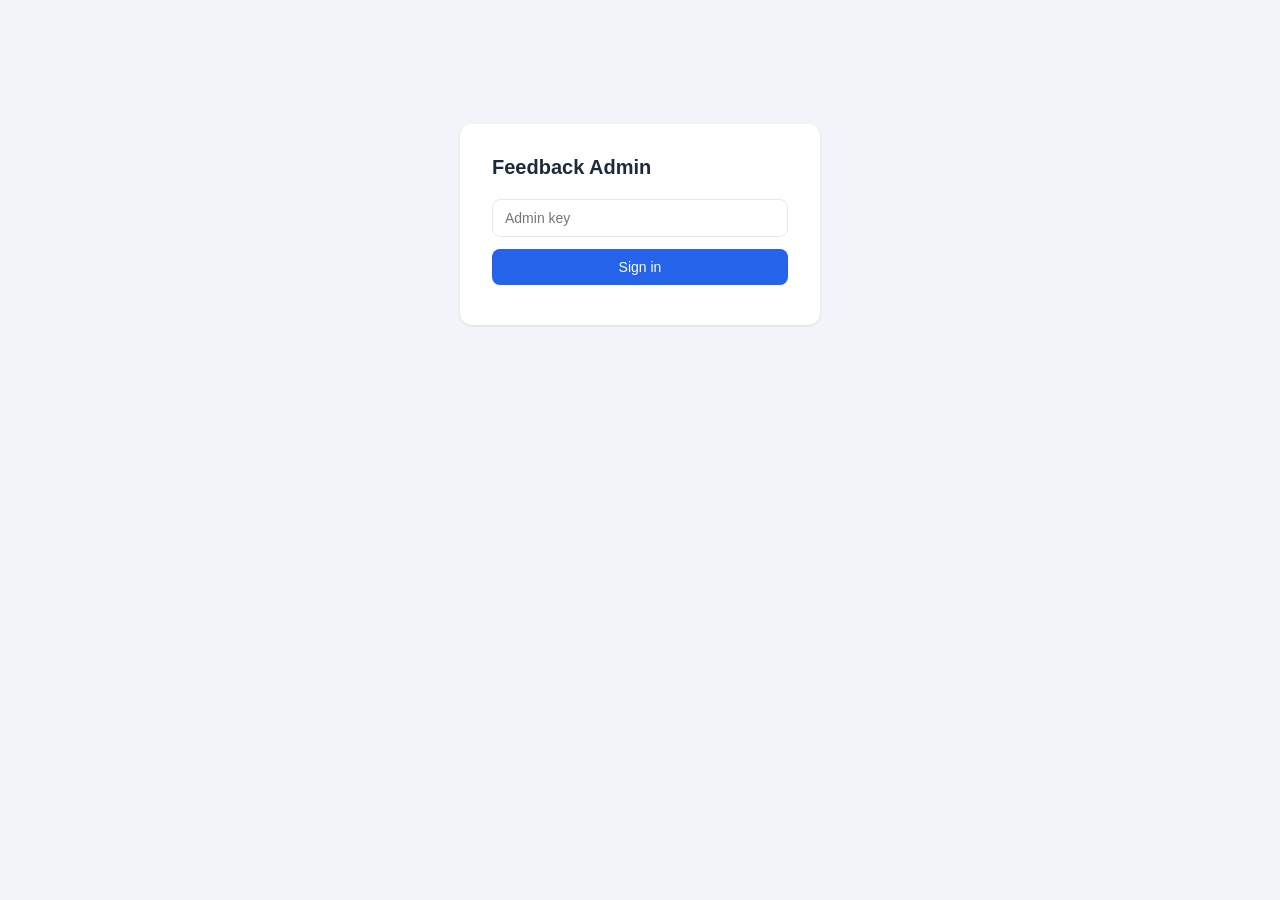
<file: admin.html>
<!DOCTYPE html>
<html lang="en">
<head>
  <meta charset="UTF-8">
  <meta name="viewport" content="width=device-width, initial-scale=1.0">
  <title>Ask Steve AI — Feedback Admin</title>
  <style>
    * { box-sizing: border-box; margin: 0; padding: 0; }
    body {
      font-family: -apple-system, BlinkMacSystemFont, "Segoe UI", Roboto, sans-serif;
      background: #f1f5f9;
      color: #1e293b;
      padding: 24px;
    }
    #login {
      max-width: 360px;
      margin: 100px auto;
      background: white;
      border-radius: 12px;
      padding: 32px;
      box-shadow: 0 1px 3px rgba(0,0,0,0.1);
    }
    #login h1 { font-size: 20px; margin-bottom: 20px; }
    #login input {
      width: 100%;
      padding: 10px 12px;
      border: 1px solid #e2e8f0;
      border-radius: 8px;
      font-size: 14px;
      margin-bottom: 12px;
    }
    #login button {
      width: 100%;
      padding: 10px;
      background: #2563eb;
      color: white;
      border: none;
      border-radius: 8px;
      font-size: 14px;
      cursor: pointer;
    }
    #login button:hover { background: #1d4ed8; }
    #login .error { color: #ef4444; font-size: 13px; margin-top: 8px; }
    #app { display: none; }
    .header {
      max-width: 960px;
      margin: 0 auto 24px;
      display: flex;
      justify-content: space-between;
      align-items: center;
      flex-wrap: wrap;
      gap: 12px;
    }
    h1 { font-size: 24px; }
    .stats {
      display: flex;
      gap: 16px;
      font-size: 14px;
      color: #64748b;
    }
    .stats span { font-weight: 600; }
    .filters {
      max-width: 960px;
      margin: 0 auto 16px;
      display: flex;
      gap: 8px;
    }
    .filters button {
      padding: 6px 16px;
      border-radius: 8px;
      border: 1px solid #e2e8f0;
      background: white;
      cursor: pointer;
      font-size: 13px;
      transition: all 0.15s;
    }
    .filters button:hover { border-color: #94a3b8; }
    .filters button.active {
      background: #2563eb;
      color: white;
      border-color: #2563eb;
    }
    .card {
      max-width: 960px;
      margin: 0 auto 12px;
      background: white;
      border-radius: 12px;
      padding: 20px;
      box-shadow: 0 1px 3px rgba(0,0,0,0.06);
      border-left: 4px solid #e2e8f0;
    }
    .card.rating-up { border-left-color: #22c55e; }
    .card.rating-down { border-left-color: #ef4444; }
    .card.status-dismissed { opacity: 0.5; }
    .card.status-approved { border-left-color: #2563eb; }
    .card-header {
      display: flex;
      justify-content: space-between;
      align-items: center;
      margin-bottom: 12px;
      flex-wrap: wrap;
      gap: 8px;
    }
    .meta {
      font-size: 12px;
      color: #94a3b8;
      display: flex;
      gap: 12px;
      align-items: center;
    }
    .badge {
      padding: 2px 8px;
      border-radius: 4px;
      font-size: 11px;
      font-weight: 600;
      text-transform: uppercase;
    }
    .badge-up { background: #dcfce7; color: #166534; }
    .badge-down { background: #fee2e2; color: #991b1b; }
    .badge-pending { background: #fef3c7; color: #92400e; }
    .badge-approved { background: #dbeafe; color: #1e40af; }
    .badge-dismissed { background: #f1f5f9; color: #64748b; }
    .question {
      font-weight: 600;
      margin-bottom: 8px;
      font-size: 14px;
    }
    .response {
      font-size: 13px;
      color: #475569;
      line-height: 1.5;
      max-height: 120px;
      overflow-y: auto;
      padding: 10px;
      background: #f8fafc;
      border-radius: 6px;
      margin-bottom: 12px;
    }
    .comment {
      font-size: 13px;
      color: #b91c1c;
      background: #fef2f2;
      padding: 8px 10px;
      border-radius: 6px;
      margin-bottom: 12px;
      border-left: 3px solid #ef4444;
    }
    .actions {
      display: flex;
      gap: 8px;
    }
    .actions button {
      padding: 5px 14px;
      border-radius: 6px;
      border: 1px solid #e2e8f0;
      background: white;
      cursor: pointer;
      font-size: 12px;
      transition: all 0.15s;
    }
    .actions button:hover { border-color: #94a3b8; }
    .btn-approve { color: #2563eb; }
    .btn-approve:hover { background: #eff6ff; border-color: #2563eb !important; }
    .btn-dismiss { color: #64748b; }
    .btn-dismiss:hover { background: #f1f5f9; }
    .btn-delete { color: #ef4444; }
    .btn-delete:hover { background: #fef2f2; border-color: #ef4444 !important; }
    .empty {
      max-width: 960px;
      margin: 60px auto;
      text-align: center;
      color: #94a3b8;
      font-size: 15px;
    }
  </style>
</head>
<body>

  <div id="login">
    <h1>Feedback Admin</h1>
    <input type="password" id="key-input" placeholder="Admin key" />
    <button onclick="login()">Sign in</button>
    <div class="error" id="login-error"></div>
  </div>

  <div id="app">
    <div class="header">
      <h1>Feedback Review</h1>
      <div class="stats">
        <div>Total: <span id="stat-total">0</span></div>
        <div>Pending: <span id="stat-pending">0</span></div>
        <div>Thumbs up: <span id="stat-up">0</span></div>
        <div>Thumbs down: <span id="stat-down">0</span></div>
      </div>
    </div>

    <div class="filters">
      <button class="active" data-filter="all">All</button>
      <button data-filter="pending">Pending</button>
      <button data-filter="down">Thumbs Down</button>
      <button data-filter="up">Thumbs Up</button>
      <button data-filter="approved">Approved</button>
      <button data-filter="dismissed">Dismissed</button>
    </div>

    <div id="feedback-list"></div>
  </div>

  <script>
    const API_URL = "https://aqjiq7s2t8.execute-api.us-east-1.amazonaws.com";
    let ADMIN_KEY = "";
    let allFeedback = [];
    let currentFilter = "all";

    document.getElementById("key-input").addEventListener("keydown", e => {
      if (e.key === "Enter") login();
    });

    async function login() {
      const key = document.getElementById("key-input").value.trim();
      if (!key) return;

      const res = await fetch(`${API_URL}/api/feedback`, {
        headers: { "x-admin-key": key },
      });

      if (res.status === 401) {
        document.getElementById("login-error").textContent = "Invalid admin key.";
        return;
      }

      ADMIN_KEY = key;
      allFeedback = await res.json();
      document.getElementById("login").style.display = "none";
      document.getElementById("app").style.display = "block";
      updateStats();
      render();
    }

    async function loadFeedback() {
      const res = await fetch(`${API_URL}/api/feedback`, {
        headers: { "x-admin-key": ADMIN_KEY },
      });
      allFeedback = await res.json();
      updateStats();
      render();
    }

    function updateStats() {
      document.getElementById("stat-total").textContent = allFeedback.length;
      document.getElementById("stat-pending").textContent = allFeedback.filter(f => f.status === "pending").length;
      document.getElementById("stat-up").textContent = allFeedback.filter(f => f.rating === "up").length;
      document.getElementById("stat-down").textContent = allFeedback.filter(f => f.rating === "down").length;
    }

    function render() {
      const list = document.getElementById("feedback-list");
      let filtered = allFeedback;

      if (currentFilter === "pending") filtered = allFeedback.filter(f => f.status === "pending");
      else if (currentFilter === "up") filtered = allFeedback.filter(f => f.rating === "up");
      else if (currentFilter === "down") filtered = allFeedback.filter(f => f.rating === "down");
      else if (currentFilter === "approved") filtered = allFeedback.filter(f => f.status === "approved");
      else if (currentFilter === "dismissed") filtered = allFeedback.filter(f => f.status === "dismissed");

      if (filtered.length === 0) {
        list.innerHTML = '<div class="empty">No feedback to show.</div>';
        return;
      }

      list.innerHTML = filtered.map(f => `
        <div class="card rating-${f.rating} status-${f.status}" data-id="${f.id}">
          <div class="card-header">
            <div class="meta">
              <span class="badge badge-${f.rating}">${f.rating === "up" ? "👍 Thumbs Up" : "👎 Thumbs Down"}</span>
              <span class="badge badge-${f.status}">${f.status}</span>
              <span>${new Date(f.timestamp).toLocaleString()}</span>
              <span>Session: ${f.sessionId.substring(0, 12)}</span>
            </div>
          </div>
          <div class="question">Q: ${escapeHtml(f.question)}</div>
          <div class="response">${escapeHtml(f.response)}</div>
          ${f.comment ? `<div class="comment"><strong>User comment:</strong> ${escapeHtml(f.comment)}</div>` : ""}
          <div class="actions">
            ${f.status !== "approved" ? `<button class="btn-approve" onclick="updateStatus('${f.id}', 'approved')">Approve</button>` : ""}
            ${f.status !== "dismissed" ? `<button class="btn-dismiss" onclick="updateStatus('${f.id}', 'dismissed')">Dismiss</button>` : ""}
            ${f.status === "dismissed" ? `<button class="btn-approve" onclick="updateStatus('${f.id}', 'pending')">Reopen</button>` : ""}
            <button class="btn-delete" onclick="deleteFeedback('${f.id}')">Delete</button>
          </div>
        </div>
      `).join("");
    }

    function escapeHtml(str) {
      return str.replace(/&/g, "&amp;").replace(/</g, "&lt;").replace(/>/g, "&gt;").replace(/\n/g, "<br>");
    }

    async function updateStatus(id, status) {
      await fetch(`${API_URL}/api/feedback/${id}`, {
        method: "PATCH",
        headers: { "Content-Type": "application/json", "x-admin-key": ADMIN_KEY },
        body: JSON.stringify({ status }),
      });
      loadFeedback();
    }

    async function deleteFeedback(id) {
      if (!confirm("Delete this feedback permanently?")) return;
      await fetch(`${API_URL}/api/feedback/${id}`, {
        method: "DELETE",
        headers: { "x-admin-key": ADMIN_KEY },
      });
      loadFeedback();
    }

    document.querySelectorAll(".filters button").forEach(btn => {
      btn.addEventListener("click", () => {
        document.querySelectorAll(".filters button").forEach(b => b.classList.remove("active"));
        btn.classList.add("active");
        currentFilter = btn.dataset.filter;
        render();
      });
    });
  </script>
</body>
</html>
</file>
<file: css/executive.css>
:root {
  --bg: #f3f6f2;
  --surface: #ffffff;
  --surface-2: #e8eee9;
  --ink: #101719;
  --muted: #5c686b;
  --soft: #879395;
  --line: #d4ddd5;
  --green: #176553;
  --on-green: #ffffff;
  --gold: #aa7a29;
  --solid: #101719;
  --on-solid: #ffffff;
  --header-bg: rgba(243, 246, 242, .92);
  --shadow: 0 24px 70px rgba(16, 23, 25, .12);
  --max: 1220px;
}

html[data-theme="dark"] {
  --bg: #111715;
  --surface: #17201d;
  --surface-2: #1e2925;
  --ink: #edf4ee;
  --muted: #b6c3bd;
  --soft: #83928c;
  --line: #33423c;
  --green: #6fc4a9;
  --on-green: #07110e;
  --gold: #d2a45b;
  --solid: #050b09;
  --on-solid: #edf4ee;
  --header-bg: rgba(17, 23, 21, .94);
  --shadow: 0 24px 70px rgba(0, 0, 0, .32);
}

* { box-sizing: border-box; }
html { scroll-behavior: smooth; }
body {
  margin: 0;
  font-family: Inter, -apple-system, BlinkMacSystemFont, "Segoe UI", sans-serif;
  color: var(--ink);
  background: var(--bg);
  line-height: 1.5;
  -webkit-font-smoothing: antialiased;
}
img { display: block; max-width: 100%; }
a { color: inherit; text-decoration: none; }
button { font: inherit; }
.visually-hidden {
  position: absolute;
  width: 1px;
  height: 1px;
  padding: 0;
  margin: -1px;
  overflow: hidden;
  clip: rect(0 0 0 0);
  white-space: nowrap;
  border: 0;
}

.site-header {
  position: sticky;
  top: 0;
  z-index: 20;
  background: var(--header-bg);
  border-bottom: 1px solid var(--line);
  backdrop-filter: blur(14px);
}
.nav-shell {
  max-width: var(--max);
  margin: 0 auto;
  padding: 14px 28px;
  display: grid;
  grid-template-columns: auto 1fr auto auto;
  gap: 26px;
  align-items: center;
}
.brand { display: inline-flex; align-items: center; gap: 10px; font-weight: 800; letter-spacing: 0; }
.brand-mark {
  display: grid;
  place-items: center;
  width: 34px;
  height: 34px;
  border-radius: 4px;
  background: var(--solid);
  color: var(--on-solid);
  font-size: 12px;
}
.nav-links { display: flex; justify-content: center; gap: 24px; color: var(--muted); font-size: 13px; font-weight: 600; }
.nav-links a:hover { color: var(--ink); }
.nav-actions {
  display: inline-flex;
  align-items: center;
  gap: 10px;
}
.nav-action, .button {
  min-height: 44px;
  display: inline-flex;
  align-items: center;
  justify-content: center;
  border-radius: 4px;
  padding: 0 16px;
  border: 1px solid var(--ink);
  font-size: 14px;
  font-weight: 800;
  cursor: pointer;
}
.nav-action { min-height: 38px; font-size: 13px; }
.nav-action:hover, .button-primary {
  background: var(--solid);
  color: var(--on-solid);
  border-color: var(--solid);
}
.button-primary:hover {
  background: var(--green);
  color: var(--on-green);
  border-color: var(--green);
}
.button-secondary { background: transparent; border-color: var(--line); }
.button-secondary:hover { border-color: var(--ink); background: var(--surface); }
.theme-toggle {
  width: 38px;
  height: 38px;
  display: inline-grid;
  place-items: center;
  border: 1px solid var(--line);
  border-radius: 4px;
  background: var(--surface);
  color: var(--ink);
  cursor: pointer;
}
.theme-toggle:hover { border-color: var(--ink); }
.theme-toggle svg { width: 18px; height: 18px; }
.theme-toggle .icon-sun { display: none; }
html[data-theme="dark"] .theme-toggle .icon-sun { display: block; }
html[data-theme="dark"] .theme-toggle .icon-moon { display: none; }
.nav-toggle { display: none; justify-self: end; width: 38px; height: 38px; border: 1px solid var(--line); border-radius: 4px; background: transparent; cursor: pointer; }
.nav-toggle span { display: block; width: 18px; height: 2px; margin: 4px auto; background: var(--ink); }

.hero { border-bottom: 1px solid var(--line); }
.hero-grid {
  max-width: var(--max);
  margin: 0 auto;
  padding: 62px 28px 40px;
  display: grid;
  grid-template-columns: minmax(0, 1.15fr) minmax(320px, 410px);
  gap: 48px;
  align-items: end;
}
.eyebrow, .section-label {
  margin: 0;
  color: var(--green);
  font-size: 12px;
  line-height: 1.2;
  font-weight: 800;
  letter-spacing: .12em;
  text-transform: uppercase;
}
.eyebrow { display: inline-flex; align-items: center; gap: 12px; }
.eyebrow::before { content: ""; width: 34px; height: 2px; background: var(--green); }
h1, h2, h3, p { overflow-wrap: anywhere; }
h1 { max-width: 900px; margin: 18px 0 0; font-size: clamp(46px, 7vw, 92px); line-height: .94; letter-spacing: 0; }
.hero-lede { max-width: 730px; margin: 24px 0 0; color: var(--muted); font-size: clamp(17px, 2vw, 21px); line-height: 1.58; }
.hero-actions { display: flex; flex-wrap: wrap; gap: 12px; margin-top: 30px; }
.hero-panel { position: relative; padding: 10px; background: var(--surface); border: 1px solid var(--line); box-shadow: var(--shadow); }
.hero-panel img { width: 100%; aspect-ratio: 4 / 5; object-fit: cover; }
.profile-card { position: absolute; right: 24px; bottom: 24px; width: min(260px, calc(100% - 48px)); padding: 16px; background: color-mix(in oklab, var(--surface) 94%, transparent); border: 1px solid var(--line); border-radius: 4px; }
.profile-card span, .contact-grid span, .project-card span, .lab-item span, .writing-list span { display: block; color: var(--soft); font-size: 11px; font-weight: 800; letter-spacing: .12em; text-transform: uppercase; }
.profile-card strong { display: block; margin-top: 6px; font-size: 15px; }
.metric-strip { max-width: var(--max); margin: 0 auto; padding: 0 28px 42px; display: grid; grid-template-columns: repeat(4, 1fr); gap: 1px; }
.metric { min-height: 118px; padding: 20px; background: var(--surface); border: 1px solid var(--line); }
.metric strong { display: block; font-size: clamp(30px, 4vw, 42px); line-height: 1; }
.metric span { display: block; max-width: 22ch; margin-top: 12px; color: var(--muted); font-size: 13px; line-height: 1.35; }

.section, .ask-section, .contact-section, .footer { max-width: var(--max); margin: 0 auto; padding: 64px 28px; }
.section-alt { max-width: none; border-top: 1px solid var(--line); border-bottom: 1px solid var(--line); background: var(--surface-2); }
.section-alt > * { max-width: var(--max); margin-left: auto; margin-right: auto; }
.section-head { display: grid; grid-template-columns: 220px 1fr; gap: 36px; align-items: start; margin-bottom: 32px; }
h2 { margin: 0; max-width: 920px; font-size: clamp(30px, 4vw, 52px); line-height: 1.03; letter-spacing: 0; }
.section-head p:not(.section-label), .ask-section p:not(.section-label) { max-width: 740px; margin: 16px 0 0; color: var(--muted); font-size: 16px; }
.timeline { border-top: 2px solid var(--ink); }
.timeline-row { display: grid; grid-template-columns: 190px 1fr; gap: 34px; padding: 28px 0; border-bottom: 1px solid var(--line); }
.timeline-row time { color: var(--muted); font-size: 13px; font-weight: 800; }
.timeline-row h3 { margin: 0; font-size: clamp(21px, 2.3vw, 28px); line-height: 1.15; }
.timeline-row p { max-width: 800px; margin: 10px 0 0; color: var(--muted); }
.status { display: inline-flex; margin-bottom: 10px; padding: 4px 8px; border-radius: 4px; background: var(--green); color: var(--on-green); font-size: 10px; font-weight: 800; letter-spacing: .12em; text-transform: uppercase; }
.tags { display: flex; flex-wrap: wrap; gap: 8px; margin-top: 14px; }
.tags span { padding: 5px 9px; border: 1px solid var(--line); border-radius: 4px; color: var(--muted); background: color-mix(in oklab, var(--surface) 45%, transparent); font-size: 12px; font-weight: 700; }

.project-grid { max-width: var(--max); display: grid; grid-template-columns: 1.15fr .85fr .85fr; gap: 18px; }
.project-card { display: flex; min-height: 100%; flex-direction: column; background: var(--surface); border: 1px solid var(--line); color: inherit; }
.project-card:hover { border-color: var(--ink); }
.project-card img { width: 100%; aspect-ratio: 16 / 10; object-fit: cover; border-bottom: 1px solid var(--line); }
.project-featured { grid-row: span 2; }
.project-featured img { aspect-ratio: 4 / 3; }
.project-card div { padding: 18px; }
.project-card span { color: var(--gold); }
.project-card h3 { margin: 8px 0; font-size: 23px; line-height: 1.15; }
.project-card p { margin: 0; color: var(--muted); font-size: 14px; }
.lab-grid { display: grid; grid-template-columns: repeat(3, 1fr); gap: 16px; }
.lab-item { min-height: 220px; padding: 20px; display: flex; flex-direction: column; justify-content: space-between; border: 1px solid var(--line); background: var(--surface); }
.lab-item:hover { border-color: var(--ink); }
.lab-item h3 { margin: 18px 0 10px; font-size: 22px; line-height: 1.15; }
.lab-item p { margin: 0; color: var(--muted); font-size: 14px; }
.writing-list { max-width: var(--max); border-top: 2px solid var(--ink); }
.writing-list a { display: grid; grid-template-columns: 130px 1fr auto; gap: 24px; align-items: baseline; padding: 18px 0; border-bottom: 1px solid var(--line); }
.writing-list strong { font-size: clamp(17px, 2vw, 22px); line-height: 1.25; }
.writing-list em { color: var(--green); font-style: normal; font-size: 12px; font-weight: 800; letter-spacing: .08em; text-transform: uppercase; }
.ask-section { display: grid; grid-template-columns: 1fr minmax(280px, 420px); gap: 36px; align-items: center; }
.ask-actions { display: flex; flex-direction: column; gap: 10px; }
.prompt-chip { min-height: 42px; padding: 0 14px; border: 1px solid var(--line); border-radius: 4px; background: var(--surface); color: var(--muted); text-align: left; font-size: 13px; font-weight: 700; cursor: pointer; }
.prompt-chip:hover { border-color: var(--ink); color: var(--ink); }
.contact-section { display: grid; grid-template-columns: .7fr 1.3fr; gap: 36px; border-top: 1px solid var(--line); }
.contact-section h2 { margin-top: 10px; }
.contact-grid { display: grid; grid-template-columns: repeat(3, 1fr); gap: 12px; }
.contact-grid a { padding: 18px; border: 1px solid var(--line); background: var(--surface); }
.contact-grid a:hover { border-color: var(--ink); }
.contact-grid strong { display: block; margin-top: 8px; font-size: 14px; overflow-wrap: anywhere; }
.footer { display: flex; justify-content: space-between; gap: 16px; border-top: 1px solid var(--line); color: var(--muted); font-size: 12px; }
#experience, #projects, #lab, #writing, #asksteve, #contact { scroll-margin-top: 78px; }

@media (max-width: 920px) {
  .nav-shell { grid-template-columns: auto auto auto; gap: 12px; }
  .nav-toggle { display: block; }
  .nav-links { display: none; grid-column: 1 / -1; justify-content: flex-start; flex-wrap: wrap; padding-top: 8px; }
  .nav-links.is-open { display: flex; }
  .nav-actions { justify-self: end; }
  .nav-action { display: none; }
  .hero-grid, .section-head, .ask-section, .contact-section { grid-template-columns: 1fr; }
  .project-grid, .lab-grid, .contact-grid { grid-template-columns: 1fr 1fr; }
  .project-featured { grid-row: auto; }
  .metric-strip { grid-template-columns: repeat(2, 1fr); }
}

@media (max-width: 620px) {
  .nav-shell, .hero-grid, .metric-strip, .section, .ask-section, .contact-section, .footer { padding-left: 18px; padding-right: 18px; }
  h1 { font-size: clamp(42px, 14vw, 62px); }
  .hero-grid { padding-top: 38px; }
  .hero-panel { box-shadow: none; }
  .profile-card { position: static; width: auto; margin-top: 10px; }
  .timeline-row, .project-grid, .lab-grid, .contact-grid, .writing-list a { grid-template-columns: 1fr; }
  .timeline-row { gap: 10px; }
  .metric { min-height: 106px; padding: 16px; }
  .footer { flex-direction: column; }
}
</file>
<file: css/lab-article.css>
/* Lab article pages, aligned to the executive site system. */

.lab-article {
  min-height: 100vh;
  border-bottom: 1px solid var(--line);
}

.lab-article .container {
  max-width: var(--max);
  margin: 0 auto;
  padding: 58px 28px 78px;
}

.lab-article-header {
  display: grid;
  grid-template-columns: 220px minmax(0, 1fr);
  gap: 36px;
  align-items: start;
  padding-bottom: 40px;
  border-bottom: 2px solid var(--ink);
}

.lab-article-header h1 {
  max-width: 920px;
  margin: 10px 0 0;
  font-size: clamp(42px, 6vw, 78px);
  line-height: .96;
  letter-spacing: 0;
}

.lab-article-subtitle {
  max-width: 760px;
  margin: 18px 0 0;
  color: var(--muted);
  font-size: clamp(17px, 2vw, 21px);
  line-height: 1.58;
}

.lab-status {
  display: inline-flex;
  width: fit-content;
  min-height: 28px;
  align-items: center;
  padding: 0 10px;
  border: 1px solid var(--line);
  border-radius: 4px;
  color: var(--green);
  background: var(--surface);
  font-size: 11px;
  font-weight: 800;
  letter-spacing: .12em;
  text-transform: uppercase;
}

.lab-status-active { background: var(--green); border-color: var(--green); color: var(--on-green); }
.lab-status-building { color: var(--gold); }
.lab-status-planning { color: var(--soft); }

.project-tech {
  display: flex;
  flex-wrap: wrap;
  gap: 8px;
  margin-top: 22px;
}

.project-tech span {
  padding: 5px 9px;
  border: 1px solid var(--line);
  border-radius: 4px;
  color: var(--muted);
  background: color-mix(in oklab, var(--surface) 45%, transparent);
  font-size: 12px;
  font-weight: 700;
}

.lab-article-body {
  max-width: 860px;
  margin-left: 256px;
  padding-top: 40px;
}

.lab-article-body h2 {
  margin: 52px 0 18px;
  color: var(--green);
  font-size: 12px;
  line-height: 1.2;
  font-weight: 800;
  letter-spacing: .12em;
  text-transform: uppercase;
}

.lab-article-body h2:first-child { margin-top: 0; }

.lab-article-body h3 {
  margin: 0 0 14px;
  font-size: 21px;
  line-height: 1.18;
}

.lab-article-body p {
  margin: 0 0 22px;
  color: var(--muted);
  font-size: 17px;
  line-height: 1.72;
}

.lab-article-body a {
  color: var(--green);
  font-weight: 700;
}

.lab-article-body a:hover { text-decoration: underline; }

.lab-article-body ul {
  margin: 8px 0 28px;
  padding: 0;
  list-style: none;
  border-top: 1px solid var(--line);
}

.lab-article-body li {
  position: relative;
  padding: 14px 0 14px 22px;
  border-bottom: 1px solid var(--line);
  color: var(--muted);
  font-size: 15px;
  line-height: 1.6;
}

.lab-article-body li::before {
  content: "";
  position: absolute;
  left: 0;
  top: 24px;
  width: 7px;
  height: 7px;
  border-radius: 50%;
  background: var(--green);
}

.lab-article-body li strong { color: var(--ink); }

.lab-article-body img {
  width: 100%;
  margin: 30px 0;
  border: 1px solid var(--line);
  border-radius: 4px;
  background: var(--surface);
  box-shadow: var(--shadow);
}

.lab-spec-grid {
  display: grid;
  grid-template-columns: repeat(2, minmax(0, 1fr));
  gap: 16px;
  margin: 24px 0 34px;
}

.lab-spec-card {
  padding: 20px;
  border: 1px solid var(--line);
  border-radius: 4px;
  background: var(--surface);
}

.lab-spec-card ul {
  margin: 0;
  border-top: 0;
}

.lab-spec-card li {
  padding: 10px 0;
  font-size: 14px;
}

.lab-spec-card li:first-child { padding-top: 0; }
.lab-spec-card li:last-child { border-bottom: 0; padding-bottom: 0; }
.lab-spec-card li::before { display: none; }

.callout {
  margin: 28px 0;
  padding: 20px;
  border-left: 4px solid var(--green);
  border: 1px solid var(--line);
  border-left-width: 4px;
  background: var(--surface);
  color: var(--muted);
}

.lab-article-footer {
  margin-top: 58px;
  padding-top: 24px;
  border-top: 2px solid var(--ink);
}

.lab-article-footer a {
  display: inline-flex;
  min-height: 40px;
  align-items: center;
  color: var(--green);
  font-size: 14px;
  font-weight: 800;
}

@media (max-width: 920px) {
  .lab-article-header {
    grid-template-columns: 1fr;
    gap: 14px;
  }

  .lab-article-body {
    margin-left: 0;
  }
}

@media (max-width: 620px) {
  .lab-article .container {
    padding-left: 18px;
    padding-right: 18px;
  }

  .lab-article-header h1 {
    font-size: clamp(38px, 12vw, 56px);
  }

  .lab-spec-grid {
    grid-template-columns: 1fr;
  }
}
</file>
